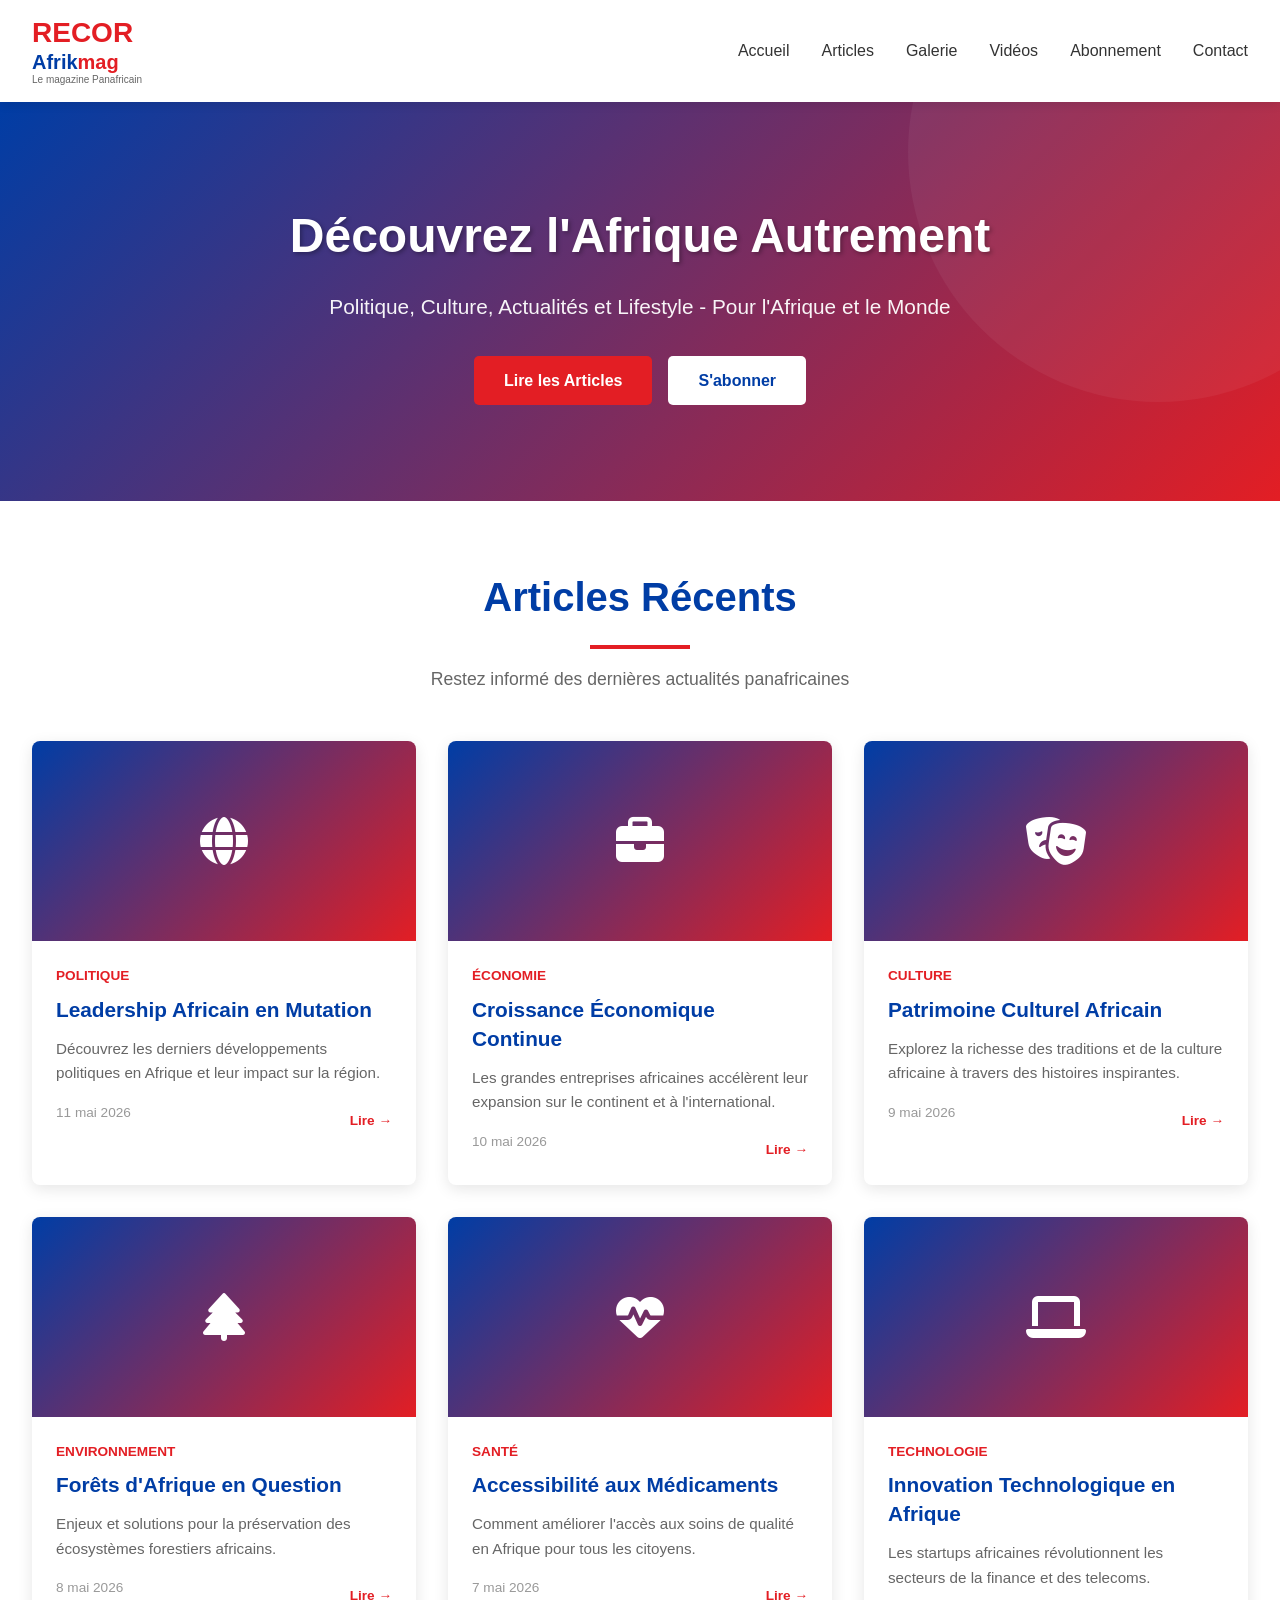
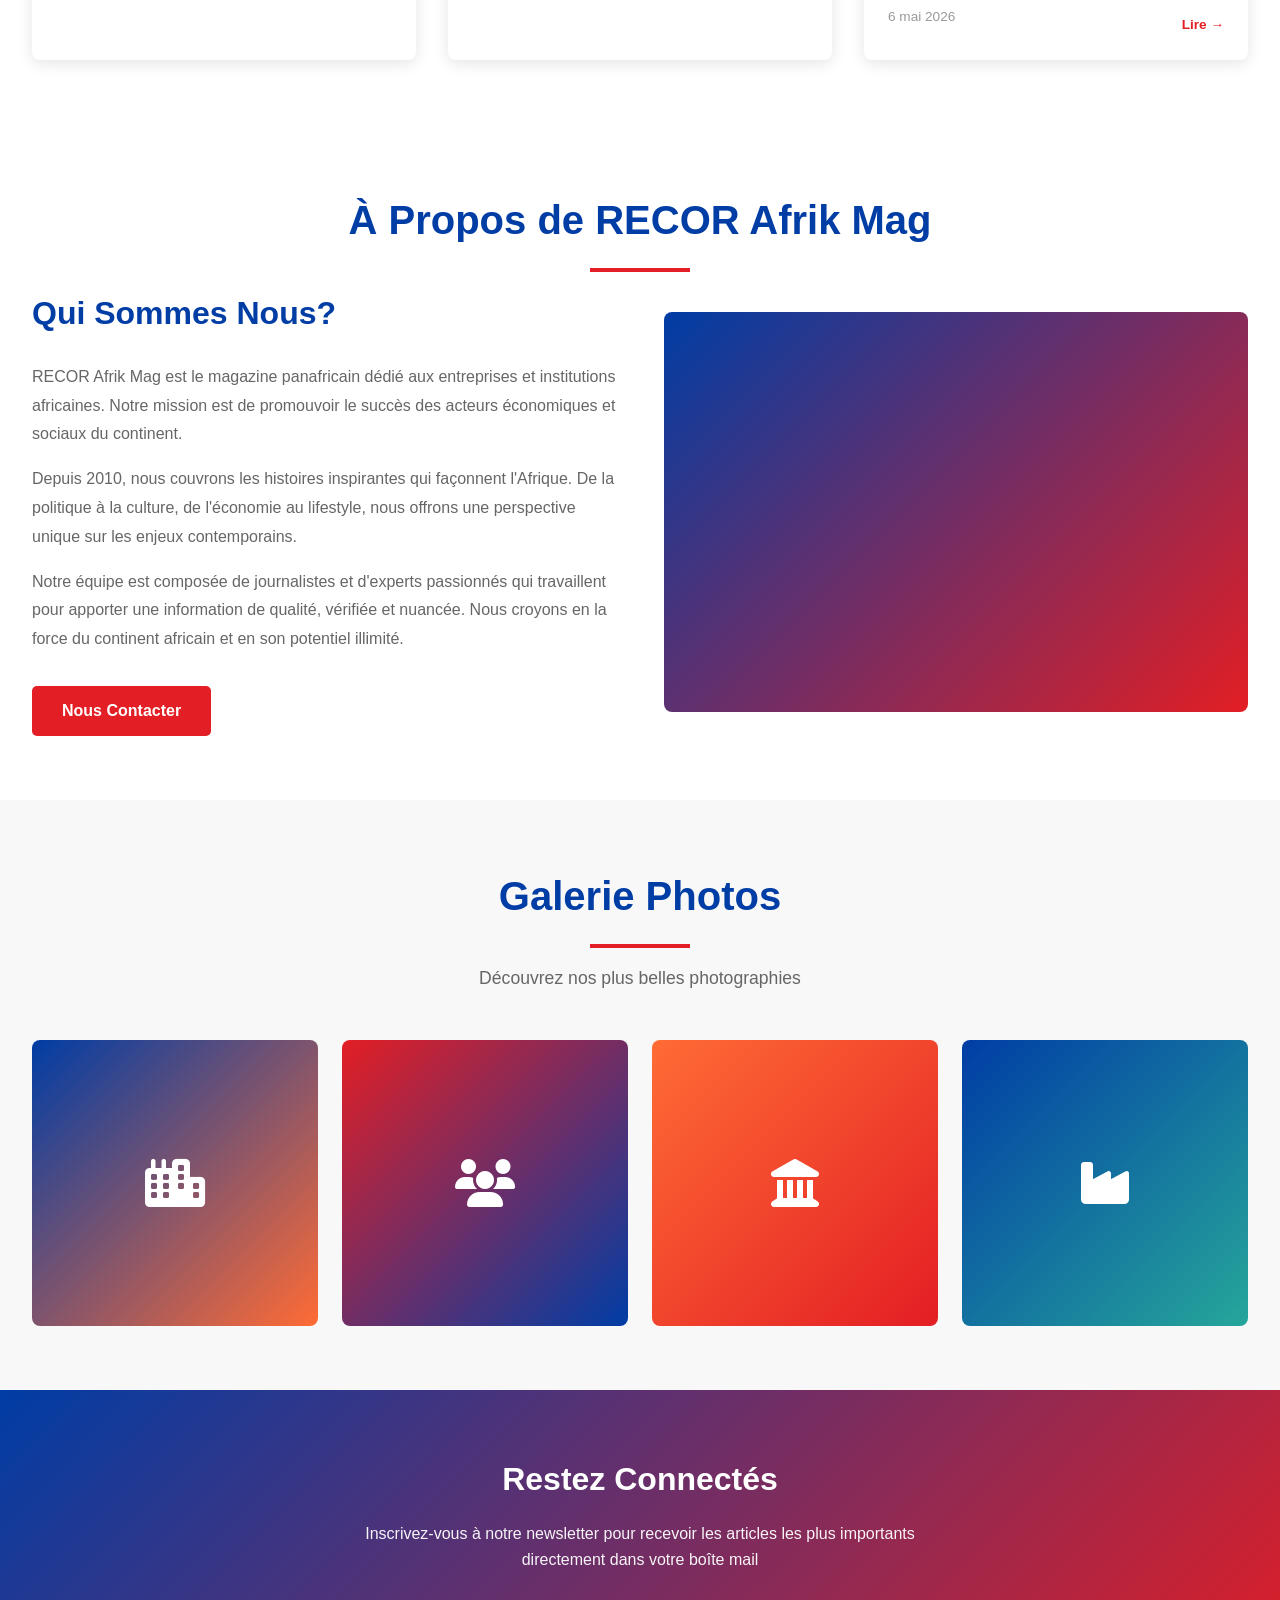
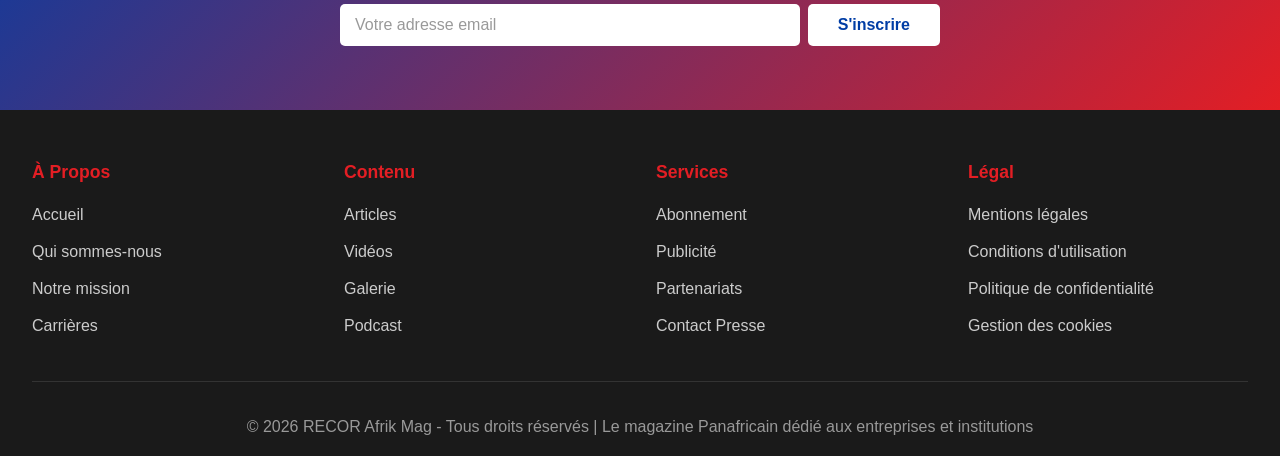
<file: index.html>
<!DOCTYPE html>
<html lang="fr">

<head>
    <meta charset="UTF-8">
    <meta name="viewport" content="width=device-width, initial-scale=1.0">
    <title>RECOR Afrik Mag - Magazine Panafricain</title>
    <link href="https://cdnjs.cloudflare.com/ajax/libs/font-awesome/6.4.0/css/all.min.css" rel="stylesheet">
    <link rel="stylesheet" href="style.css">
</head>

<body>
    <!-- Header Navigation -->
    <header>
        <nav>
            <div class="logo">
                <div class="logo-text">
                    <div class="logo-red">RECOR</div>
                    <div class="logo-blue">Afrik<span class="logo-mag">mag</span></div>
                    <div class="logo-subtitle">Le magazine Panafricain</div>
                        
                </div>
            </div>
            <button class="menu-toggle" aria-label="Toggle menu">
                <i class="fas fa-bars"></i>
                <span></span>
                <span></span>
                <span></span>
            </button>
            <ul>
                <li><a href="index.html">Accueil</a></li>
                <li><a href="articles.html">Articles</a></li>
                <li><a href="galerie.html">Galerie</a></li>
                <li><a href="videos.html">Vidéos</a></li>
                <li><a href="abonnement.html">Abonnement</a></li>
                <li><a href="contact.html">Contact</a></li>
            </ul>
        </nav>

        <!-- Overlay pour mobile -->
        <div class="menu-overlay"></div>

        <!-- Sidebar Menu pour mobile -->

        
        </button>
        <div class="sidebar-menu">
            <ul>
                <li><a href="index.html">Accueil</a></li>
                <li><a href="articles.html">Articles</a></li>
                <li><a href="galerie.html">Galerie</a></li>
                <li><a href="videos.html">Vidéos</a></li>
                <li><a href="abonnement.html">Abonnement</a></li>
                <li><a href="contact.html">Contact</a></li>
            </ul>
        </div>
    </header>

    <!-- Hero Section -->
    <section class="hero">
        <div class="hero-content">
            <h1>Découvrez l'Afrique Autrement</h1>
            <p>Politique, Culture, Actualités et Lifestyle - Pour l'Afrique et le Monde</p>
            <div class="hero-buttons">
                <a href="articles.html" class="btn btn-primary">Lire les Articles</a>
                <a href="abonnement.html" class="btn btn-secondary">S'abonner</a>
            </div>
        </div>
    </section>

    <!-- Articles Section -->
    <section class="articles-section" id="articles">
        <h2 class="section-title">Articles Récents</h2>
        <p class="section-subtitle">Restez informé des dernières actualités panafricaines</p>
        <div class="articles-grid">
            <div class="article-card">
                <div class="article-image"><i class="fas fa-globe"></i></div>
                <div class="article-content">
                    <div class="article-category">Politique</div>
                    <h3 class="article-title">Leadership Africain en Mutation</h3>
                    <p class="article-desc">Découvrez les derniers développements politiques en Afrique et leur impact
                        sur la région.</p>
                    <div class="article-meta">
                        <span>11 mai 2026</span>
                        <span><a href="articles.html" class="read-more">Lire →</a></span>
                    </div>
                </div>
            </div>

            <div class="article-card">
                <div class="article-image"><i class="fas fa-briefcase"></i></div>
                <div class="article-content">
                    <div class="article-category">Économie</div>
                    <h3 class="article-title">Croissance Économique Continue</h3>
                    <p class="article-desc">Les grandes entreprises africaines accélèrent leur expansion sur le
                        continent et à l'international.</p>
                    <div class="article-meta">
                        <span>10 mai 2026</span>
                        <span><a href="articles.html" class="read-more">Lire →</a></span>
                    </div>
                </div>
            </div>

            <div class="article-card">
                <div class="article-image"><i class="fas fa-theater-masks"></i></div>
                <div class="article-content">
                    <div class="article-category">Culture</div>
                    <h3 class="article-title">Patrimoine Culturel Africain</h3>
                    <p class="article-desc">Explorez la richesse des traditions et de la culture africaine à travers des
                        histoires inspirantes.</p>
                    <div class="article-meta">
                        <span>9 mai 2026</span>
                        <span><a href="articles.html" class="read-more">Lire →</a></span>
                    </div>
                </div>
            </div>

            <div class="article-card">
                <div class="article-image"><i class="fas fa-tree"></i></div>
                <div class="article-content">
                    <div class="article-category">Environnement</div>
                    <h3 class="article-title">Forêts d'Afrique en Question</h3>
                    <p class="article-desc">Enjeux et solutions pour la préservation des écosystèmes forestiers
                        africains.</p>
                    <div class="article-meta">
                        <span>8 mai 2026</span>
                        <span><a href="articles.html" class="read-more">Lire →</a></span>
                    </div>
                </div>
            </div>

            <div class="article-card">
                <div class="article-image"><i class="fas fa-heartbeat"></i></div>
                <div class="article-content">
                    <div class="article-category">Santé</div>
                    <h3 class="article-title">Accessibilité aux Médicaments</h3>
                    <p class="article-desc">Comment améliorer l'accès aux soins de qualité en Afrique pour tous les
                        citoyens.</p>
                    <div class="article-meta">
                        <span>7 mai 2026</span>
                        <span><a href="articles.html" class="read-more">Lire →</a></span>
                    </div>
                </div>
            </div>

            <div class="article-card">
                <div class="article-image"><i class="fas fa-laptop"></i></div>
                <div class="article-content">
                    <div class="article-category">Technologie</div>
                    <h3 class="article-title">Innovation Technologique en Afrique</h3>
                    <p class="article-desc">Les startups africaines révolutionnent les secteurs de la finance et des
                        telecoms.</p>
                    <div class="article-meta">
                        <span>6 mai 2026</span>
                        <span><a href="articles.html" class="read-more">Lire →</a></span>
                    </div>
                </div>
            </div>
        </div>
    </section>

    <!-- À Propos -->
    <section class="about-section">
        <h2 class="section-title">À Propos de RECOR Afrik Mag</h2>
        <div class="about-content">
            <div class="about-text">
                <h2>Qui Sommes Nous?</h2>
                <p>RECOR Afrik Mag est le magazine panafricain dédié aux entreprises et institutions africaines. Notre
                    mission est de promouvoir le succès des acteurs économiques et sociaux du continent.</p>
                <p>Depuis 2010, nous couvrons les histoires inspirantes qui façonnent l'Afrique. De la politique à la
                    culture, de l'économie au lifestyle, nous offrons une perspective unique sur les enjeux
                    contemporains.</p>
                <p>Notre équipe est composée de journalistes et d'experts passionnés qui travaillent pour apporter une
                    information de qualité, vérifiée et nuancée. Nous croyons en la force du continent africain et en
                    son potentiel illimité.</p>
                <a href="contact.html" class="btn btn-primary" style="margin-top: 1rem;">Nous Contacter</a>
            </div>
            <div class="about-image"><i class="fas fa-magazine"></i></div>
        </div>
    </section>

    <!-- Galerie Photos -->
    <section class="gallery-section" id="galerie">
        <h2 class="section-title">Galerie Photos</h2>
        <p class="section-subtitle">Découvrez nos plus belles photographies</p>
        <div class="gallery-grid">
            <div class="gallery-item">
                <div
                    style="background: linear-gradient(135deg, #003DA5, #FF6B35); width: 100%; height: 100%; display: flex; align-items: center; justify-content: center; color: white; font-size: 3rem;">
                    <i class="fas fa-city"></i></div>
                <div class="gallery-overlay">
                    <div class="gallery-overlay-text">Développement Urbain</div>
                </div>
            </div>

            <div class="gallery-item">
                <div
                    style="background: linear-gradient(135deg, #E31E24, #003DA5); width: 100%; height: 100%; display: flex; align-items: center; justify-content: center; color: white; font-size: 3rem;">
                    <i class="fas fa-users"></i></div>
                <div class="gallery-overlay">
                    <div class="gallery-overlay-text">Communautés Africaines</div>
                </div>
            </div>

            <div class="gallery-item">
                <div
                    style="background: linear-gradient(135deg, #FF6B35, #E31E24); width: 100%; height: 100%; display: flex; align-items: center; justify-content: center; color: white; font-size: 3rem;">
                    <i class="fas fa-landmark"></i></div>
                <div class="gallery-overlay">
                    <div class="gallery-overlay-text">Patrimoine Culturel</div>
                </div>
            </div>

            <div class="gallery-item">
                <div
                    style="background: linear-gradient(135deg, #003DA5, #26A69A); width: 100%; height: 100%; display: flex; align-items: center; justify-content: center; color: white; font-size: 3rem;">
                    <i class="fas fa-industry"></i></div>
                <div class="gallery-overlay">
                    <div class="gallery-overlay-text">Industries Africaines</div>
                </div>
            </div>


        </div>
    </section>

    <!-- Newsletter -->
    <section class="newsletter-section">
        <div class="newsletter-content">
            <h2>Restez Connectés</h2>
            <p>Inscrivez-vous à notre newsletter pour recevoir les articles les plus importants directement dans votre
                boîte mail</p>
            <form class="newsletter-form" onsubmit="event.preventDefault(); alert('Merci pour votre inscription!');">
                <input type="email" placeholder="Votre adresse email" required>
                <button type="submit" class="btn btn-secondary">S'inscrire</button>
            </form>
        </div>
    </section>

    <!-- Footer -->
    <footer>
        <div class="footer-content">
            <div class="footer-section">
                <h4>À Propos</h4>
                <ul>
                    <li><a href="index.html">Accueil</a></li>
                    <li><a href="#">Qui sommes-nous</a></li>
                    <li><a href="#">Notre mission</a></li>
                    <li><a href="#">Carrières</a></li>
                </ul>
            </div>

            <div class="footer-section">
                <h4>Contenu</h4>
                <ul>
                    <li><a href="articles.html">Articles</a></li>
                    <li><a href="videos.html">Vidéos</a></li>
                    <li><a href="galerie.html">Galerie</a></li>
                    <li><a href="#">Podcast</a></li>
                </ul>
            </div>

            <div class="footer-section">
                <h4>Services</h4>
                <ul>
                    <li><a href="abonnement.html">Abonnement</a></li>
                    <li><a href="#">Publicité</a></li>
                    <li><a href="#">Partenariats</a></li>
                    <li><a href="#">Contact Presse</a></li>
                </ul>
            </div>

            <div class="footer-section">
                <h4>Légal</h4>
                <ul>
                    <li><a href="#">Mentions légales</a></li>
                    <li><a href="#">Conditions d'utilisation</a></li>
                    <li><a href="#">Politique de confidentialité</a></li>
                    <li><a href="#">Gestion des cookies</a></li>
                </ul>
            </div>
        </div>

        <div class="footer-bottom">
            <p>&copy; 2026 RECOR Afrik Mag - Tous droits réservés | Le magazine Panafricain dédié aux entreprises et
                institutions</p>
        </div>
    </footer>
    <script src="script.js"></script>
</body>

</html>
</file>
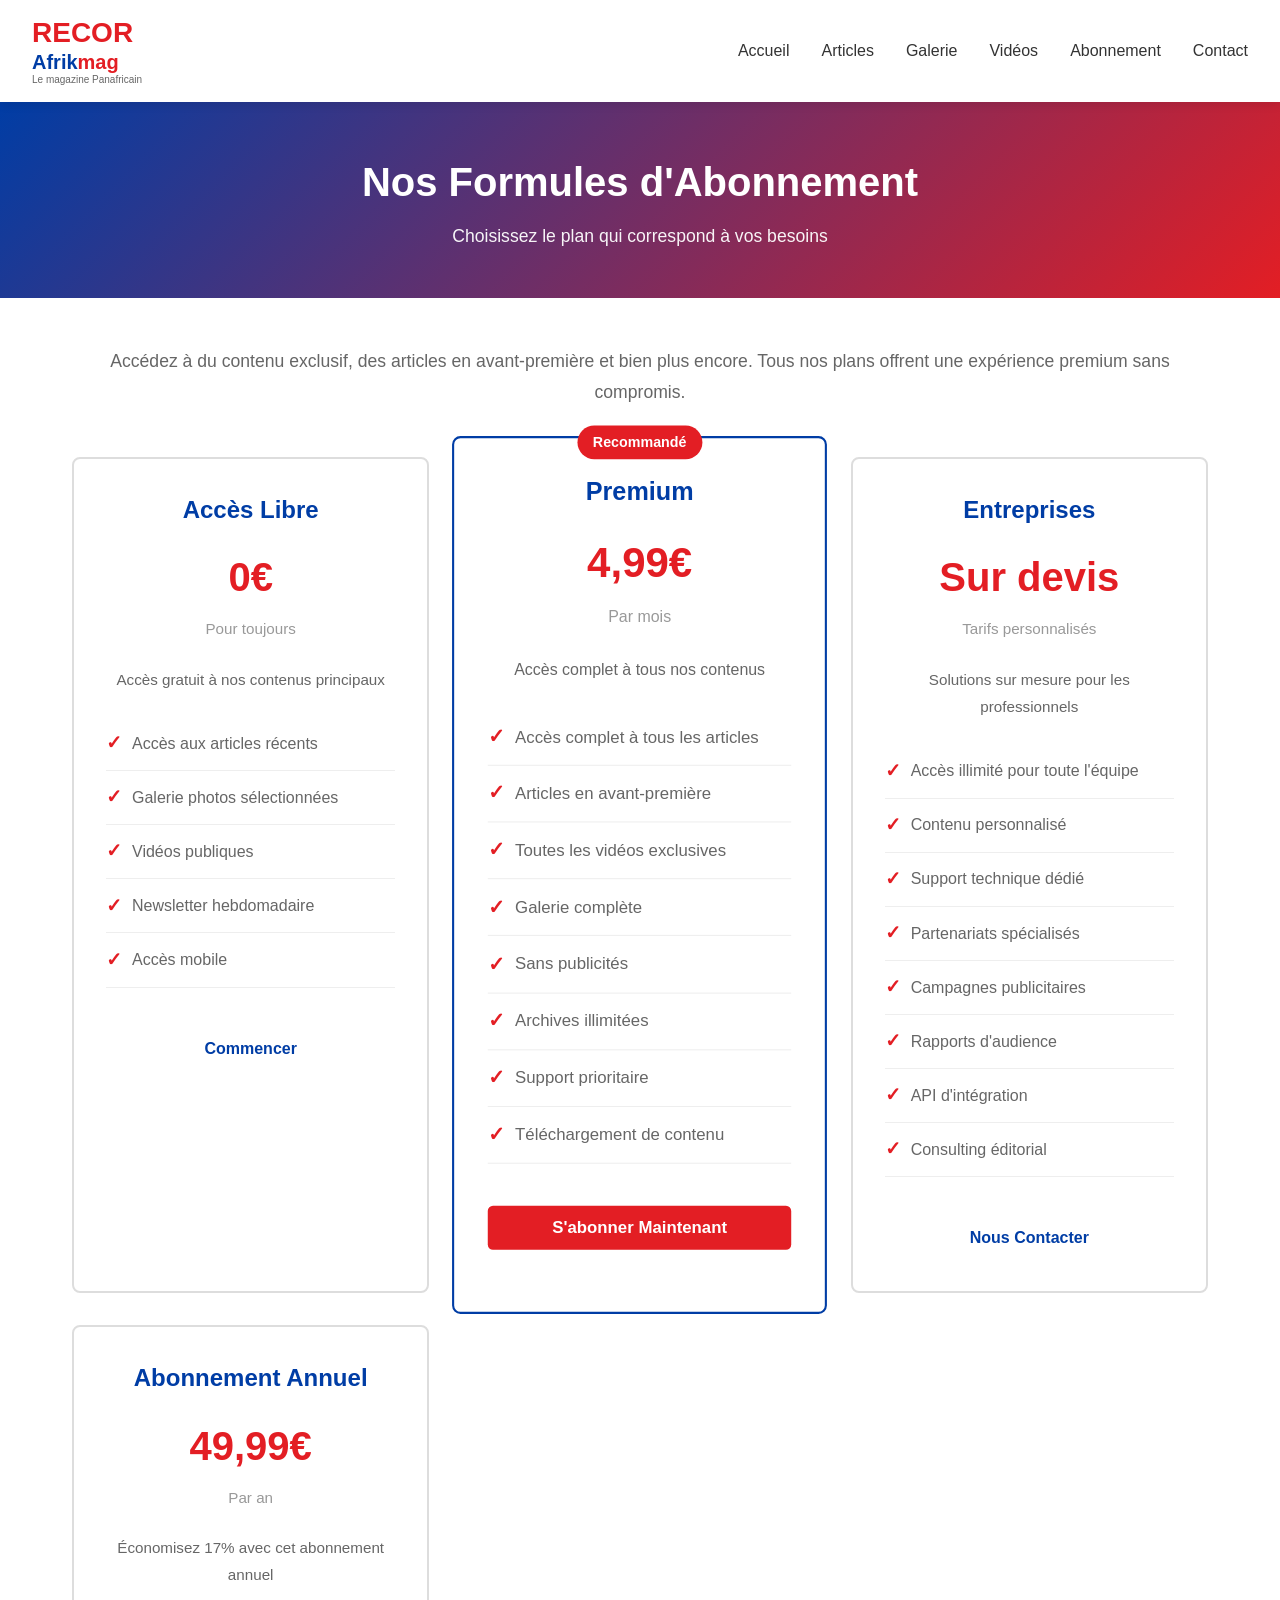
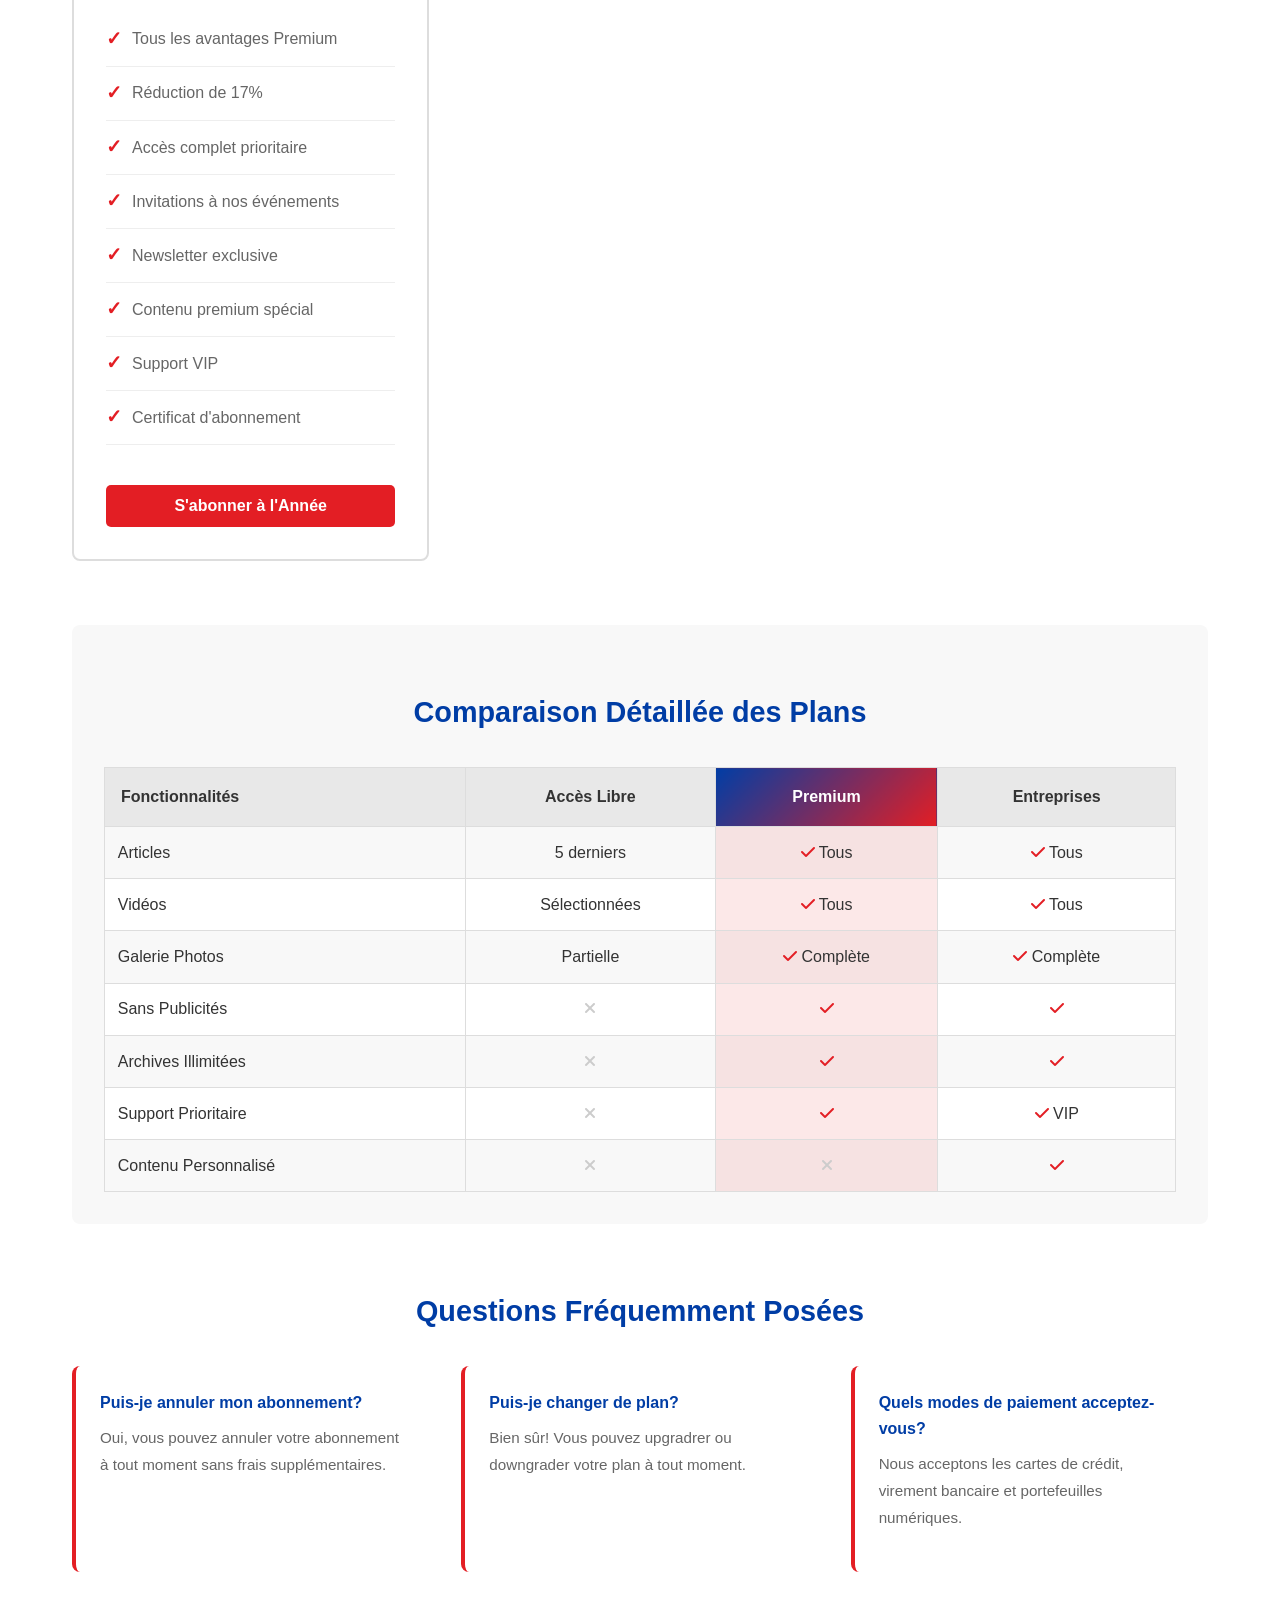
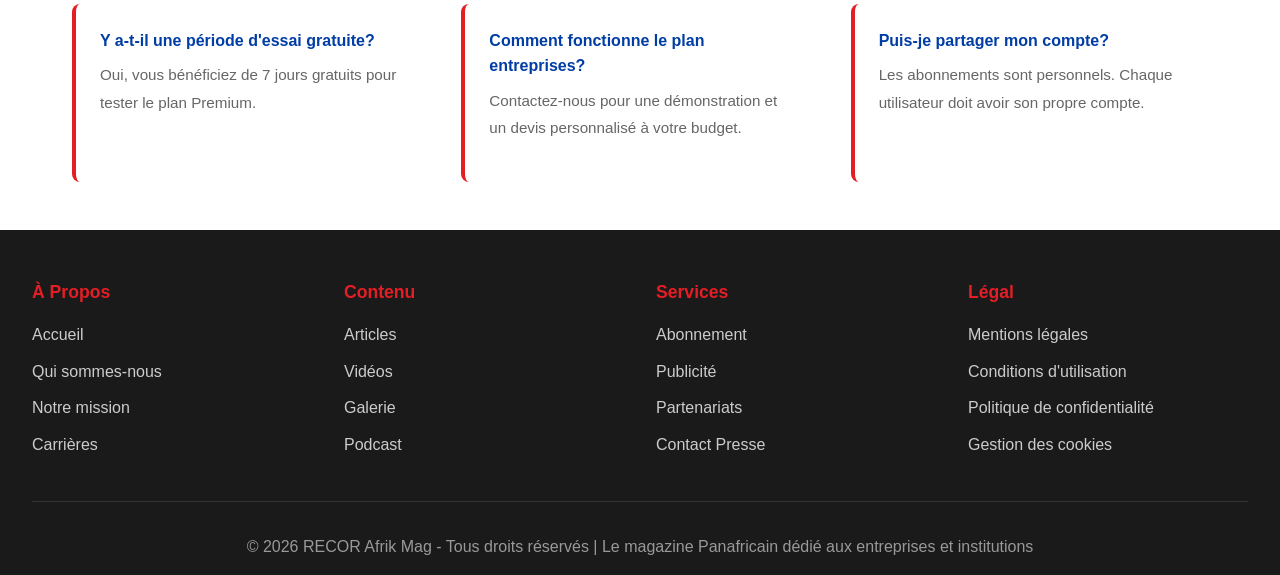
<file: abonnement.html>
<!DOCTYPE html>
<html lang="fr">
<head>
    <meta charset="UTF-8">
    <meta name="viewport" content="width=device-width, initial-scale=1.0">
    <title>Abonnement - RECOR Afrik Mag</title>
    <link href="https://cdnjs.cloudflare.com/ajax/libs/font-awesome/6.4.0/css/all.min.css" rel="stylesheet">
    <link rel="stylesheet" href="style.css">
</head>
<body>
    <!-- Header Navigation -->
    <header>
        <nav>
            <div class="logo">
                <div class="logo-text">
                    <div class="logo-red">RECOR</div>
                    <div class="logo-blue">Afrik<span class="logo-mag">mag</span></div>
                    <div class="logo-subtitle">Le magazine Panafricain</div>
                </div>
            </div>
            <button class="menu-toggle" aria-label="Toggle menu">
                <i class="fas fa-bars"></i>
                <span></span>
                <span></span>
                <span></span>
            </button>
            <ul>
                <li><a href="index.html">Accueil</a></li>
                <li><a href="articles.html">Articles</a></li>
                <li><a href="galerie.html">Galerie</a></li>
                <li><a href="videos.html">Vidéos</a></li>
                <li><a href="abonnement.html">Abonnement</a></li>
                <li><a href="contact.html">Contact</a></li>
            </ul>
        </nav>

        <!-- Overlay pour mobile -->
        <div class="menu-overlay"></div>

        <!-- Sidebar Menu pour mobile -->
        <div class="sidebar-menu">
            <ul>
                <li><a href="index.html">Accueil</a></li>
                <li><a href="articles.html">Articles</a></li>
                <li><a href="galerie.html">Galerie</a></li>
                <li><a href="videos.html">Vidéos</a></li>
                <li><a href="abonnement.html">Abonnement</a></li>
                <li><a href="contact.html">Contact</a></li>
            </ul>
        </div>
    </header>

    <!-- Page Header -->
    <div class="page-header">
        <h1>Nos Formules d'Abonnement</h1>
        <p>Choisissez le plan qui correspond à vos besoins</p>
    </div>

    <!-- Page Content -->
    <section class="page-content">
        <p style="text-align: center; color: #666; margin-bottom: 3rem; font-size: 1.1rem;">
            Accédez à du contenu exclusif, des articles en avant-première et bien plus encore. 
            Tous nos plans offrent une expérience premium sans compromis.
        </p>

        <div class="pricing-grid">
            <div class="pricing-card">
                <h3 class="plan-name">Accès Libre</h3>
                <div class="plan-price">0€</div>
                <div class="plan-period">Pour toujours</div>
                <p style="color: #666; margin-bottom: 1.5rem; text-align: center; font-size: 0.95rem;">
                    Accès gratuit à nos contenus principaux
                </p>
                <ul class="plan-features">
                    <li>Accès aux articles récents</li>
                    <li>Galerie photos sélectionnées</li>
                    <li>Vidéos publiques</li>
                    <li>Newsletter hebdomadaire</li>
                    <li>Accès mobile</li>
                </ul>
                <button class="btn btn-secondary" style="width: 100%; margin-top: 1rem;">Commencer</button>
            </div>

            <div class="pricing-card featured">
                <div class="badge-featured">Recommandé</div>
                <h3 class="plan-name">Premium</h3>
                <div class="plan-price">4,99€</div>
                <div class="plan-period">Par mois</div>
                <p style="color: #666; margin-bottom: 1.5rem; text-align: center; font-size: 0.95rem;">
                    Accès complet à tous nos contenus
                </p>
                <ul class="plan-features">
                    <li>Accès complet à tous les articles</li>
                    <li>Articles en avant-première</li>
                    <li>Toutes les vidéos exclusives</li>
                    <li>Galerie complète</li>
                    <li>Sans publicités</li>
                    <li>Archives illimitées</li>
                    <li>Support prioritaire</li>
                    <li>Téléchargement de contenu</li>
                </ul>
                <button class="btn btn-primary" style="width: 100%; margin-top: 1rem;">S'abonner Maintenant</button>
            </div>

            <div class="pricing-card">
                <h3 class="plan-name">Entreprises</h3>
                <div class="plan-price">Sur devis</div>
                <div class="plan-period">Tarifs personnalisés</div>
                <p style="color: #666; margin-bottom: 1.5rem; text-align: center; font-size: 0.95rem;">
                    Solutions sur mesure pour les professionnels
                </p>
                <ul class="plan-features">
                    <li>Accès illimité pour toute l'équipe</li>
                    <li>Contenu personnalisé</li>
                    <li>Support technique dédié</li>
                    <li>Partenariats spécialisés</li>
                    <li>Campagnes publicitaires</li>
                    <li>Rapports d'audience</li>
                    <li>API d'intégration</li>
                    <li>Consulting éditorial</li>
                </ul>
                <button class="btn btn-secondary" style="width: 100%; margin-top: 1rem;">Nous Contacter</button>
            </div>

            <div class="pricing-card">
                <h3 class="plan-name">Abonnement Annuel</h3>
                <div class="plan-price">49,99€</div>
                <div class="plan-period">Par an</div>
                <p style="color: #666; margin-bottom: 1.5rem; text-align: center; font-size: 0.95rem;">
                    Économisez 17% avec cet abonnement annuel
                </p>
                <ul class="plan-features">
                    <li>Tous les avantages Premium</li>
                    <li>Réduction de 17%</li>
                    <li>Accès complet prioritaire</li>
                    <li>Invitations à nos événements</li>
                    <li>Newsletter exclusive</li>
                    <li>Contenu premium spécial</li>
                    <li>Support VIP</li>
                    <li>Certificat d'abonnement</li>
                </ul>
                <button class="btn btn-primary" style="width: 100%; margin-top: 1rem;">S'abonner à l'Année</button>
            </div>
        </div>

        <!-- Comparaison des plans -->
        <div style="margin-top: 4rem; padding: 2rem; background: #f8f8f8; border-radius: 8px;">
            <h2 style="color: #003DA5; margin-bottom: 2rem; text-align: center;">Comparaison Détaillée des Plans</h2>
            
            <div style="overflow-x: auto;">
                <table style="width: 100%; text-align: center; border-collapse: collapse;">
                    <thead>
                        <tr style="background: #e8e8e8;">
                            <th style="padding: 1rem; text-align: left; border: 1px solid #ddd;">Fonctionnalités</th>
                            <th style="padding: 1rem; border: 1px solid #ddd;">Accès Libre</th>
                            <th style="padding: 1rem; border: 1px solid #ddd; background: linear-gradient(135deg, #003DA5, #E31E24); color: white;">Premium</th>
                            <th style="padding: 1rem; border: 1px solid #ddd;">Entreprises</th>
                        </tr>
                    </thead>
                    <tbody>
                        <tr>
                            <td style="padding: 0.8rem; text-align: left; border: 1px solid #ddd;">Articles</td>
                            <td style="padding: 0.8rem; border: 1px solid #ddd;">5 derniers</td>
                            <td style="padding: 0.8rem; border: 1px solid #ddd; background: rgba(227,30,36,0.1);">
                                <i class="fas fa-check" style="color: #E31E24; font-weight: bold;"></i> Tous
                            </td>
                            <td style="padding: 0.8rem; border: 1px solid #ddd;">
                                <i class="fas fa-check" style="color: #E31E24; font-weight: bold;"></i> Tous
                            </td>
                        </tr>
                        <tr style="background: #fff;">
                            <td style="padding: 0.8rem; text-align: left; border: 1px solid #ddd;">Vidéos</td>
                            <td style="padding: 0.8rem; border: 1px solid #ddd;">Sélectionnées</td>
                            <td style="padding: 0.8rem; border: 1px solid #ddd; background: rgba(227,30,36,0.1);">
                                <i class="fas fa-check" style="color: #E31E24; font-weight: bold;"></i> Tous
                            </td>
                            <td style="padding: 0.8rem; border: 1px solid #ddd;">
                                <i class="fas fa-check" style="color: #E31E24; font-weight: bold;"></i> Tous
                            </td>
                        </tr>
                        <tr>
                            <td style="padding: 0.8rem; text-align: left; border: 1px solid #ddd;">Galerie Photos</td>
                            <td style="padding: 0.8rem; border: 1px solid #ddd;">Partielle</td>
                            <td style="padding: 0.8rem; border: 1px solid #ddd; background: rgba(227,30,36,0.1);">
                                <i class="fas fa-check" style="color: #E31E24; font-weight: bold;"></i> Complète
                            </td>
                            <td style="padding: 0.8rem; border: 1px solid #ddd;">
                                <i class="fas fa-check" style="color: #E31E24; font-weight: bold;"></i> Complète
                            </td>
                        </tr>
                        <tr style="background: #fff;">
                            <td style="padding: 0.8rem; text-align: left; border: 1px solid #ddd;">Sans Publicités</td>
                            <td style="padding: 0.8rem; border: 1px solid #ddd;"><i class="fas fa-times" style="color: #ccc;"></i></td>
                            <td style="padding: 0.8rem; border: 1px solid #ddd; background: rgba(227,30,36,0.1);">
                                <i class="fas fa-check" style="color: #E31E24; font-weight: bold;"></i>
                            </td>
                            <td style="padding: 0.8rem; border: 1px solid #ddd;">
                                <i class="fas fa-check" style="color: #E31E24; font-weight: bold;"></i>
                            </td>
                        </tr>
                        <tr>
                            <td style="padding: 0.8rem; text-align: left; border: 1px solid #ddd;">Archives Illimitées</td>
                            <td style="padding: 0.8rem; border: 1px solid #ddd;"><i class="fas fa-times" style="color: #ccc;"></i></td>
                            <td style="padding: 0.8rem; border: 1px solid #ddd; background: rgba(227,30,36,0.1);">
                                <i class="fas fa-check" style="color: #E31E24; font-weight: bold;"></i>
                            </td>
                            <td style="padding: 0.8rem; border: 1px solid #ddd;">
                                <i class="fas fa-check" style="color: #E31E24; font-weight: bold;"></i>
                            </td>
                        </tr>
                        <tr style="background: #fff;">
                            <td style="padding: 0.8rem; text-align: left; border: 1px solid #ddd;">Support Prioritaire</td>
                            <td style="padding: 0.8rem; border: 1px solid #ddd;"><i class="fas fa-times" style="color: #ccc;"></i></td>
                            <td style="padding: 0.8rem; border: 1px solid #ddd; background: rgba(227,30,36,0.1);">
                                <i class="fas fa-check" style="color: #E31E24; font-weight: bold;"></i>
                            </td>
                            <td style="padding: 0.8rem; border: 1px solid #ddd;">
                                <i class="fas fa-check" style="color: #E31E24; font-weight: bold;"></i> VIP
                            </td>
                        </tr>
                        <tr>
                            <td style="padding: 0.8rem; text-align: left; border: 1px solid #ddd;">Contenu Personnalisé</td>
                            <td style="padding: 0.8rem; border: 1px solid #ddd;"><i class="fas fa-times" style="color: #ccc;"></i></td>
                            <td style="padding: 0.8rem; border: 1px solid #ddd; background: rgba(227,30,36,0.1);"><i class="fas fa-times" style="color: #ccc;"></i></td>
                            <td style="padding: 0.8rem; border: 1px solid #ddd;">
                                <i class="fas fa-check" style="color: #E31E24; font-weight: bold;"></i>
                            </td>
                        </tr>
                    </tbody>
                </table>
            </div>
        </div>

        <!-- Questions Fréquentes -->
        <div style="margin-top: 4rem;">
            <h2 style="color: #003DA5; margin-bottom: 2rem; text-align: center;">Questions Fréquemment Posées</h2>
            
            <div style="display: grid; grid-template-columns: repeat(auto-fit, minmax(350px, 1fr)); gap: 2rem;">
                <div style="background: white; padding: 1.5rem; border-radius: 8px; border-left: 4px solid #E31E24;">
                    <h4 style="color: #003DA5; margin-bottom: 0.5rem;">Puis-je annuler mon abonnement?</h4>
                    <p style="color: #666; font-size: 0.95rem;">Oui, vous pouvez annuler votre abonnement à tout moment sans frais supplémentaires.</p>
                </div>

                <div style="background: white; padding: 1.5rem; border-radius: 8px; border-left: 4px solid #E31E24;">
                    <h4 style="color: #003DA5; margin-bottom: 0.5rem;">Puis-je changer de plan?</h4>
                    <p style="color: #666; font-size: 0.95rem;">Bien sûr! Vous pouvez upgradrer ou downgrader votre plan à tout moment.</p>
                </div>

                <div style="background: white; padding: 1.5rem; border-radius: 8px; border-left: 4px solid #E31E24;">
                    <h4 style="color: #003DA5; margin-bottom: 0.5rem;">Quels modes de paiement acceptez-vous?</h4>
                    <p style="color: #666; font-size: 0.95rem;">Nous acceptons les cartes de crédit, virement bancaire et portefeuilles numériques.</p>
                </div>

                <div style="background: white; padding: 1.5rem; border-radius: 8px; border-left: 4px solid #E31E24;">
                    <h4 style="color: #003DA5; margin-bottom: 0.5rem;">Y a-t-il une période d'essai gratuite?</h4>
                    <p style="color: #666; font-size: 0.95rem;">Oui, vous bénéficiez de 7 jours gratuits pour tester le plan Premium.</p>
                </div>

                <div style="background: white; padding: 1.5rem; border-radius: 8px; border-left: 4px solid #E31E24;">
                    <h4 style="color: #003DA5; margin-bottom: 0.5rem;">Comment fonctionne le plan entreprises?</h4>
                    <p style="color: #666; font-size: 0.95rem;">Contactez-nous pour une démonstration et un devis personnalisé à votre budget.</p>
                </div>

                <div style="background: white; padding: 1.5rem; border-radius: 8px; border-left: 4px solid #E31E24;">
                    <h4 style="color: #003DA5; margin-bottom: 0.5rem;">Puis-je partager mon compte?</h4>
                    <p style="color: #666; font-size: 0.95rem;">Les abonnements sont personnels. Chaque utilisateur doit avoir son propre compte.</p>
                </div>
            </div>
        </div>
    </section>

    <!-- Footer -->
    <footer>
        <div class="footer-content">
            <div class="footer-section">
                <h4>À Propos</h4>
                <ul>
                    <li><a href="index.html">Accueil</a></li>
                    <li><a href="#">Qui sommes-nous</a></li>
                    <li><a href="#">Notre mission</a></li>
                    <li><a href="#">Carrières</a></li>
                </ul>
            </div>

            <div class="footer-section">
                <h4>Contenu</h4>
                <ul>
                    <li><a href="articles.html">Articles</a></li>
                    <li><a href="videos.html">Vidéos</a></li>
                    <li><a href="galerie.html">Galerie</a></li>
                    <li><a href="#">Podcast</a></li>
                </ul>
            </div>

            <div class="footer-section">
                <h4>Services</h4>
                <ul>
                    <li><a href="abonnement.html">Abonnement</a></li>
                    <li><a href="#">Publicité</a></li>
                    <li><a href="#">Partenariats</a></li>
                    <li><a href="#">Contact Presse</a></li>
                </ul>
            </div>

            <div class="footer-section">
                <h4>Légal</h4>
                <ul>
                    <li><a href="#">Mentions légales</a></li>
                    <li><a href="#">Conditions d'utilisation</a></li>
                    <li><a href="#">Politique de confidentialité</a></li>
                    <li><a href="#">Gestion des cookies</a></li>
                </ul>
            </div>
        </div>

        <div class="footer-bottom">
            <p>&copy; 2026 RECOR Afrik Mag - Tous droits réservés | Le magazine Panafricain dédié aux entreprises et institutions</p>
        </div>
    </footer>
    <script src="script.js"></script>
</body>
</html>
</file>
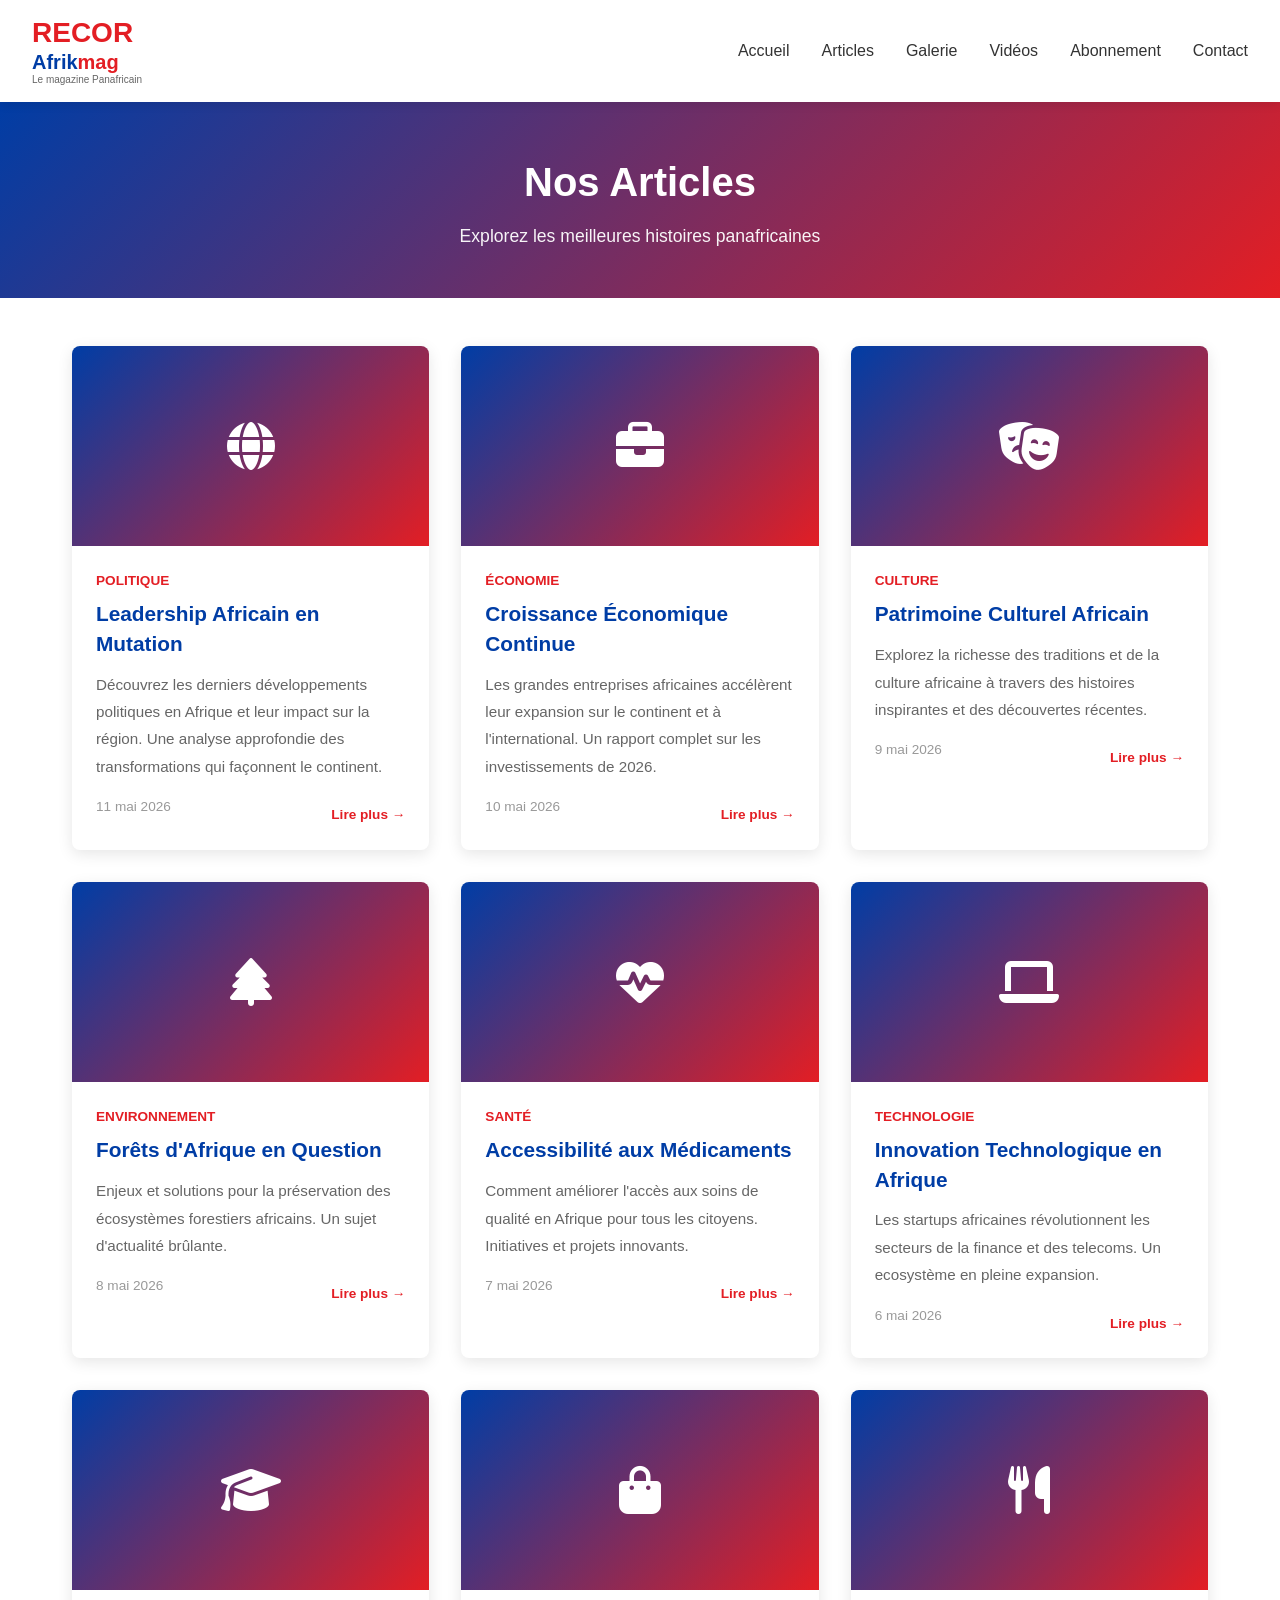
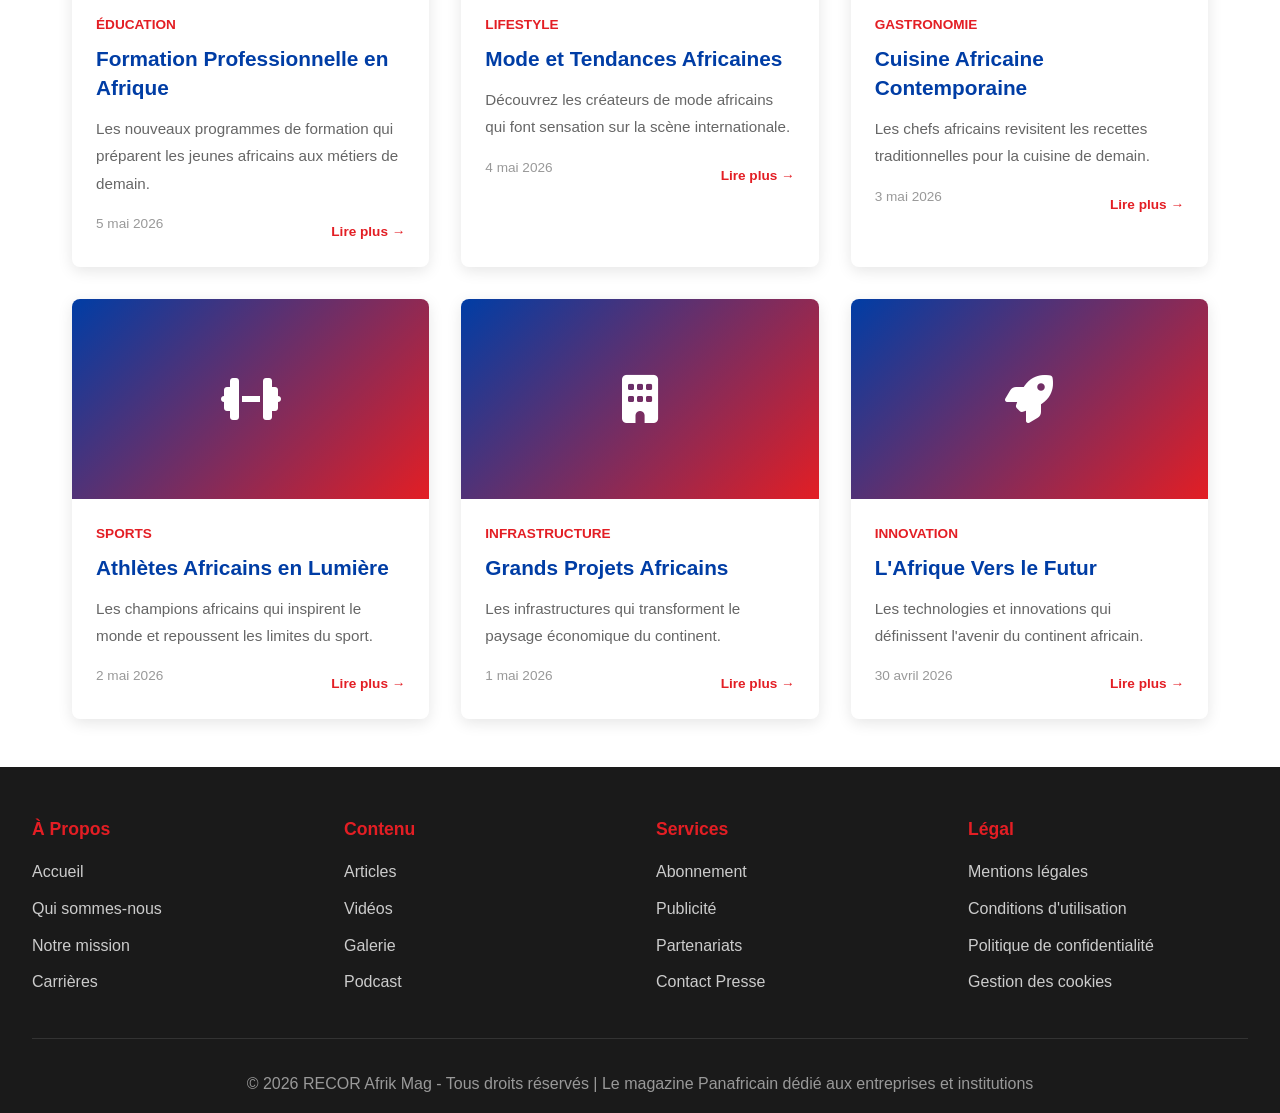
<file: articles.html>
<!DOCTYPE html>
<html lang="fr">
<head>
    <meta charset="UTF-8">
    <meta name="viewport" content="width=device-width, initial-scale=1.0">
    <title>Articles - RECOR Afrik Mag</title>
    <link href="https://cdnjs.cloudflare.com/ajax/libs/font-awesome/6.4.0/css/all.min.css" rel="stylesheet">
    <link rel="stylesheet" href="style.css">
</head>
<body>
    <!-- Header Navigation -->
    <header>
        <nav>
            <div class="logo">
                <div class="logo-text">
                    <div class="logo-red">RECOR</div>
                    <div class="logo-blue">Afrik<span class="logo-mag">mag</span></div>
                    <div class="logo-subtitle">Le magazine Panafricain</div>
                </div>
            </div>
            <button class="menu-toggle" aria-label="Toggle menu">
                <i class="fas fa-bars"></i>
                <span></span>
                <span></span>
                <span></span>
            </button>
            <ul>
                <li><a href="index.html">Accueil</a></li>
                <li><a href="articles.html">Articles</a></li>
                <li><a href="galerie.html">Galerie</a></li>
                <li><a href="videos.html">Vidéos</a></li>
                <li><a href="abonnement.html">Abonnement</a></li>
                <li><a href="contact.html">Contact</a></li>
            </ul>
        </nav>

        <!-- Overlay pour mobile -->
        <div class="menu-overlay"></div>

        <!-- Sidebar Menu pour mobile -->
        <div class="sidebar-menu">
            <ul>
                <li><a href="index.html">Accueil</a></li>
                <li><a href="articles.html">Articles</a></li>
                <li><a href="galerie.html">Galerie</a></li>
                <li><a href="videos.html">Vidéos</a></li>
                <li><a href="abonnement.html">Abonnement</a></li>
                <li><a href="contact.html">Contact</a></li>
            </ul>
        </div>
    </header>

    <!-- Page Header -->
    <div class="page-header">
        <h1>Nos Articles</h1>
        <p>Explorez les meilleures histoires panafricaines</p>
    </div>

    <!-- Page Content -->
    <section class="page-content">
        <div class="articles-grid">
            <div class="article-card">
                <div class="article-image"><i class="fas fa-globe"></i></div>
                <div class="article-content">
                    <div class="article-category">Politique</div>
                    <h3 class="article-title">Leadership Africain en Mutation</h3>
                    <p class="article-desc">Découvrez les derniers développements politiques en Afrique et leur impact sur la région. Une analyse approfondie des transformations qui façonnent le continent.</p>
                    <div class="article-meta">
                        <span>11 mai 2026</span>
                        <span><a href="#" class="read-more">Lire plus →</a></span>
                    </div>
                </div>
            </div>

            <div class="article-card">
                <div class="article-image"><i class="fas fa-briefcase"></i></div>
                <div class="article-content">
                    <div class="article-category">Économie</div>
                    <h3 class="article-title">Croissance Économique Continue</h3>
                    <p class="article-desc">Les grandes entreprises africaines accélèrent leur expansion sur le continent et à l'international. Un rapport complet sur les investissements de 2026.</p>
                    <div class="article-meta">
                        <span>10 mai 2026</span>
                        <span><a href="#" class="read-more">Lire plus →</a></span>
                    </div>
                </div>
            </div>

            <div class="article-card">
                <div class="article-image"><i class="fas fa-theater-masks"></i></div>
                <div class="article-content">
                    <div class="article-category">Culture</div>
                    <h3 class="article-title">Patrimoine Culturel Africain</h3>
                    <p class="article-desc">Explorez la richesse des traditions et de la culture africaine à travers des histoires inspirantes et des découvertes récentes.</p>
                    <div class="article-meta">
                        <span>9 mai 2026</span>
                        <span><a href="#" class="read-more">Lire plus →</a></span>
                    </div>
                </div>
            </div>

            <div class="article-card">
                <div class="article-image"><i class="fas fa-tree"></i></div>
                <div class="article-content">
                    <div class="article-category">Environnement</div>
                    <h3 class="article-title">Forêts d'Afrique en Question</h3>
                    <p class="article-desc">Enjeux et solutions pour la préservation des écosystèmes forestiers africains. Un sujet d'actualité brûlante.</p>
                    <div class="article-meta">
                        <span>8 mai 2026</span>
                        <span><a href="#" class="read-more">Lire plus →</a></span>
                    </div>
                </div>
            </div>

            <div class="article-card">
                <div class="article-image"><i class="fas fa-heartbeat"></i></div>
                <div class="article-content">
                    <div class="article-category">Santé</div>
                    <h3 class="article-title">Accessibilité aux Médicaments</h3>
                    <p class="article-desc">Comment améliorer l'accès aux soins de qualité en Afrique pour tous les citoyens. Initiatives et projets innovants.</p>
                    <div class="article-meta">
                        <span>7 mai 2026</span>
                        <span><a href="#" class="read-more">Lire plus →</a></span>
                    </div>
                </div>
            </div>

            <div class="article-card">
                <div class="article-image"><i class="fas fa-laptop"></i></div>
                <div class="article-content">
                    <div class="article-category">Technologie</div>
                    <h3 class="article-title">Innovation Technologique en Afrique</h3>
                    <p class="article-desc">Les startups africaines révolutionnent les secteurs de la finance et des telecoms. Un ecosystème en pleine expansion.</p>
                    <div class="article-meta">
                        <span>6 mai 2026</span>
                        <span><a href="#" class="read-more">Lire plus →</a></span>
                    </div>
                </div>
            </div>

            <div class="article-card">
                <div class="article-image"><i class="fas fa-graduation-cap"></i></div>
                <div class="article-content">
                    <div class="article-category">Éducation</div>
                    <h3 class="article-title">Formation Professionnelle en Afrique</h3>
                    <p class="article-desc">Les nouveaux programmes de formation qui préparent les jeunes africains aux métiers de demain.</p>
                    <div class="article-meta">
                        <span>5 mai 2026</span>
                        <span><a href="#" class="read-more">Lire plus →</a></span>
                    </div>
                </div>
            </div>

            <div class="article-card">
                <div class="article-image"><i class="fas fa-shopping-bag"></i></div>
                <div class="article-content">
                    <div class="article-category">Lifestyle</div>
                    <h3 class="article-title">Mode et Tendances Africaines</h3>
                    <p class="article-desc">Découvrez les créateurs de mode africains qui font sensation sur la scène internationale.</p>
                    <div class="article-meta">
                        <span>4 mai 2026</span>
                        <span><a href="#" class="read-more">Lire plus →</a></span>
                    </div>
                </div>
            </div>

            <div class="article-card">
                <div class="article-image"><i class="fas fa-utensils"></i></div>
                <div class="article-content">
                    <div class="article-category">Gastronomie</div>
                    <h3 class="article-title">Cuisine Africaine Contemporaine</h3>
                    <p class="article-desc">Les chefs africains revisitent les recettes traditionnelles pour la cuisine de demain.</p>
                    <div class="article-meta">
                        <span>3 mai 2026</span>
                        <span><a href="#" class="read-more">Lire plus →</a></span>
                    </div>
                </div>
            </div>

            <div class="article-card">
                <div class="article-image"><i class="fas fa-dumbbell"></i></div>
                <div class="article-content">
                    <div class="article-category">Sports</div>
                    <h3 class="article-title">Athlètes Africains en Lumière</h3>
                    <p class="article-desc">Les champions africains qui inspirent le monde et repoussent les limites du sport.</p>
                    <div class="article-meta">
                        <span>2 mai 2026</span>
                        <span><a href="#" class="read-more">Lire plus →</a></span>
                    </div>
                </div>
            </div>

            <div class="article-card">
                <div class="article-image"><i class="fas fa-building"></i></div>
                <div class="article-content">
                    <div class="article-category">Infrastructure</div>
                    <h3 class="article-title">Grands Projets Africains</h3>
                    <p class="article-desc">Les infrastructures qui transforment le paysage économique du continent.</p>
                    <div class="article-meta">
                        <span>1 mai 2026</span>
                        <span><a href="#" class="read-more">Lire plus →</a></span>
                    </div>
                </div>
            </div>

            <div class="article-card">
                <div class="article-image"><i class="fas fa-rocket"></i></div>
                <div class="article-content">
                    <div class="article-category">Innovation</div>
                    <h3 class="article-title">L'Afrique Vers le Futur</h3>
                    <p class="article-desc">Les technologies et innovations qui définissent l'avenir du continent africain.</p>
                    <div class="article-meta">
                        <span>30 avril 2026</span>
                        <span><a href="#" class="read-more">Lire plus →</a></span>
                    </div>
                </div>
            </div>
        </div>
    </section>

    <!-- Footer -->
    <footer>
        <div class="footer-content">
            <div class="footer-section">
                <h4>À Propos</h4>
                <ul>
                    <li><a href="index.html">Accueil</a></li>
                    <li><a href="#">Qui sommes-nous</a></li>
                    <li><a href="#">Notre mission</a></li>
                    <li><a href="#">Carrières</a></li>
                </ul>
            </div>

            <div class="footer-section">
                <h4>Contenu</h4>
                <ul>
                    <li><a href="articles.html">Articles</a></li>
                    <li><a href="videos.html">Vidéos</a></li>
                    <li><a href="galerie.html">Galerie</a></li>
                    <li><a href="#">Podcast</a></li>
                </ul>
            </div>

            <div class="footer-section">
                <h4>Services</h4>
                <ul>
                    <li><a href="abonnement.html">Abonnement</a></li>
                    <li><a href="#">Publicité</a></li>
                    <li><a href="#">Partenariats</a></li>
                    <li><a href="#">Contact Presse</a></li>
                </ul>
            </div>

            <div class="footer-section">
                <h4>Légal</h4>
                <ul>
                    <li><a href="#">Mentions légales</a></li>
                    <li><a href="#">Conditions d'utilisation</a></li>
                    <li><a href="#">Politique de confidentialité</a></li>
                    <li><a href="#">Gestion des cookies</a></li>
                </ul>
            </div>
        </div>

        <div class="footer-bottom">
            <p>&copy; 2026 RECOR Afrik Mag - Tous droits réservés | Le magazine Panafricain dédié aux entreprises et institutions</p>
        </div>
    </footer>
    <script src="script.js"></script>
</body>
</html>
</file>
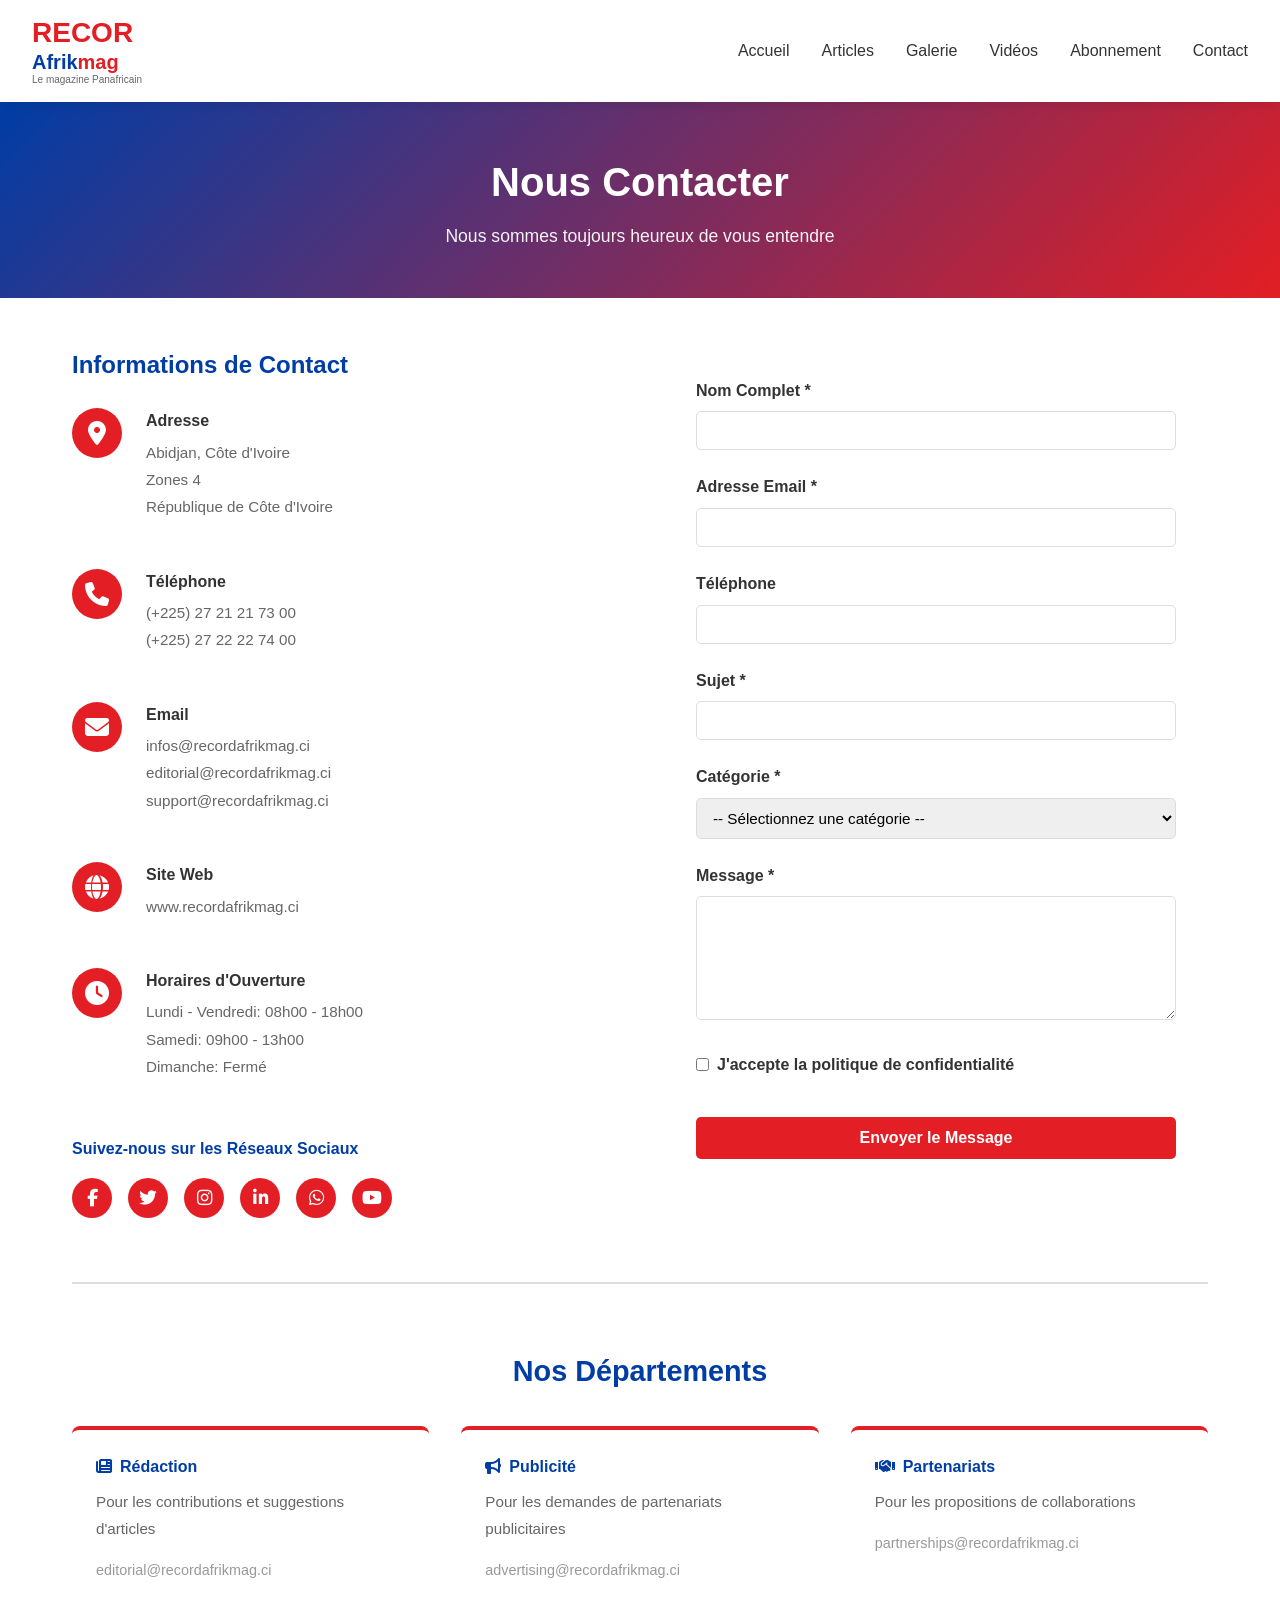
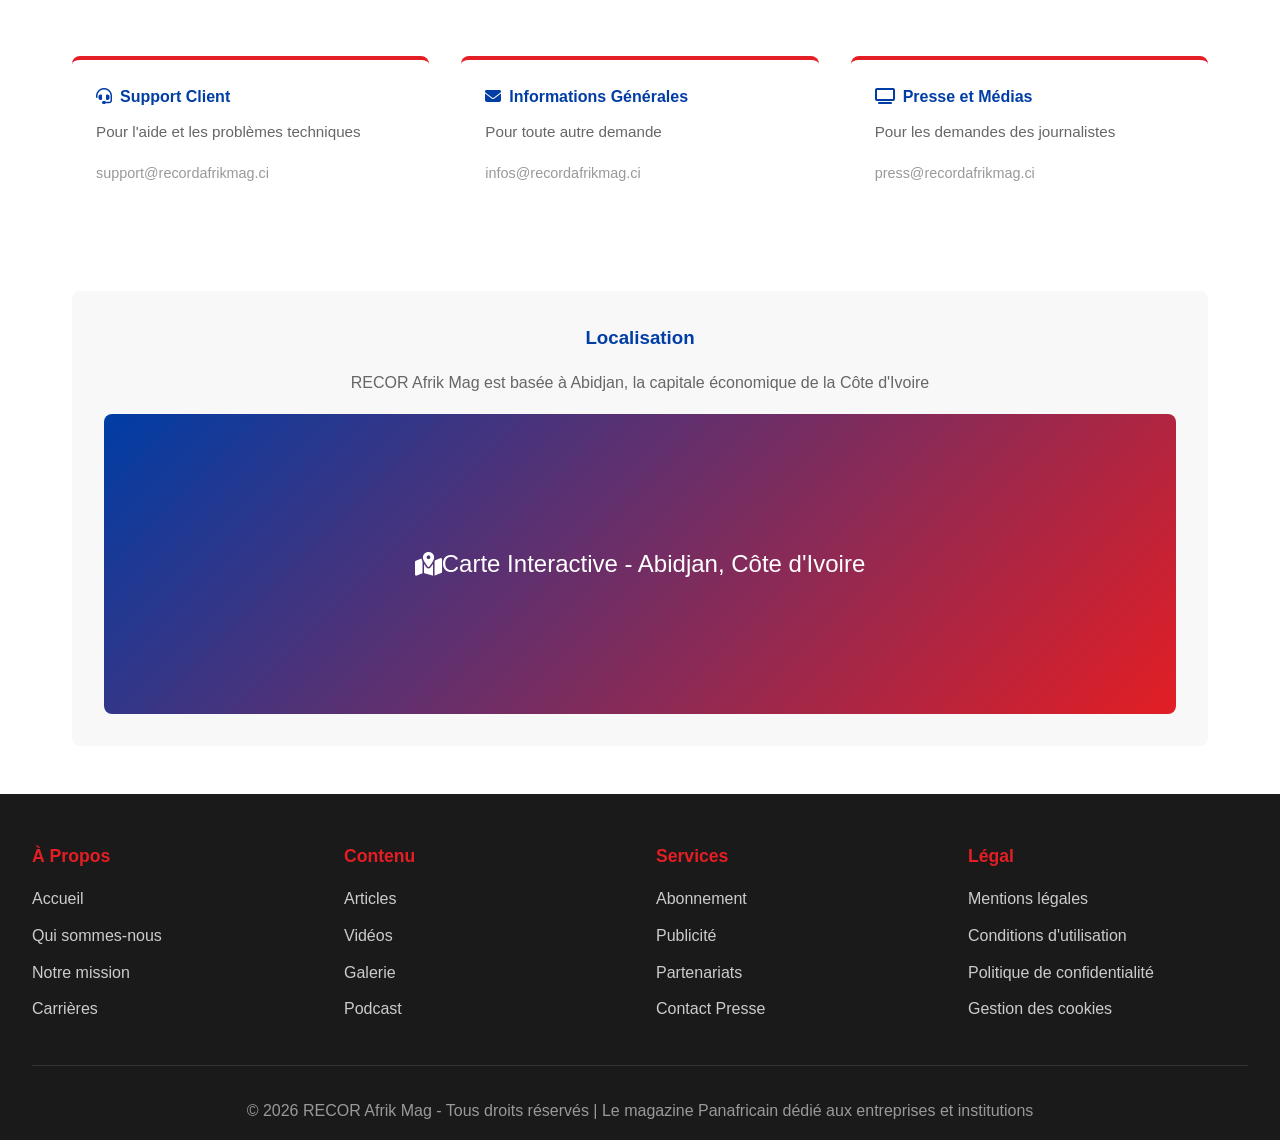
<file: contact.html>
<!DOCTYPE html>
<html lang="fr">
<head>
    <meta charset="UTF-8">
    <meta name="viewport" content="width=device-width, initial-scale=1.0">
    <title>Contact - RECOR Afrik Mag</title>
    <link href="https://cdnjs.cloudflare.com/ajax/libs/font-awesome/6.4.0/css/all.min.css" rel="stylesheet">
    <link rel="stylesheet" href="style.css">
</head>
<body>
    <!-- Header Navigation -->
    <header>
        <nav>
            <div class="logo">
                <div class="logo-text">
                    <div class="logo-red">RECOR</div>
                    <div class="logo-blue">Afrik<span class="logo-mag">mag</span></div>
                    <div class="logo-subtitle">Le magazine Panafricain</div>
                </div>
            </div>
            <button class="menu-toggle" aria-label="Toggle menu">
                <i class="fas fa-bars"></i>
                <span></span>
                <span></span>
                <span></span>
            </button>
            <ul>
                <li><a href="index.html">Accueil</a></li>
                <li><a href="articles.html">Articles</a></li>
                <li><a href="galerie.html">Galerie</a></li>
                <li><a href="videos.html">Vidéos</a></li>
                <li><a href="abonnement.html">Abonnement</a></li>
                <li><a href="contact.html">Contact</a></li>
            </ul>
        </nav>

        <!-- Overlay pour mobile -->
        <div class="menu-overlay"></div>

        <!-- Sidebar Menu pour mobile -->
        <div class="sidebar-menu">
            <ul>
                <li><a href="index.html">Accueil</a></li>
                <li><a href="articles.html">Articles</a></li>
                <li><a href="galerie.html">Galerie</a></li>
                <li><a href="videos.html">Vidéos</a></li>
                <li><a href="abonnement.html">Abonnement</a></li>
                <li><a href="contact.html">Contact</a></li>
            </ul>
        </div>
    </header>

    <!-- Page Header -->
    <div class="page-header">
        <h1>Nous Contacter</h1>
        <p>Nous sommes toujours heureux de vous entendre</p>
    </div>

    <!-- Page Content -->
    <section class="page-content">
        <div class="contact-content">
            <div class="contact-info">
                <h3>Informations de Contact</h3>
                
                <div class="contact-item">
                    <div class="contact-icon"><i class="fas fa-map-marker-alt"></i></div>
                    <div class="contact-detail">
                        <h4>Adresse</h4>
                        <p>Abidjan, Côte d'Ivoire<br>Zones 4<br>République de Côte d'Ivoire</p>
                    </div>
                </div>

                <div class="contact-item">
                    <div class="contact-icon"><i class="fas fa-phone"></i></div>
                    <div class="contact-detail">
                        <h4>Téléphone</h4>
                        <p>(+225) 27 21 21 73 00<br>(+225) 27 22 22 74 00</p>
                    </div>
                </div>

                <div class="contact-item">
                    <div class="contact-icon"><i class="fas fa-envelope"></i></div>
                    <div class="contact-detail">
                        <h4>Email</h4>
                        <p>infos@recordafrikmag.ci<br>editorial@recordafrikmag.ci<br>support@recordafrikmag.ci</p>
                    </div>
                </div>

                <div class="contact-item">
                    <div class="contact-icon"><i class="fas fa-globe"></i></div>
                    <div class="contact-detail">
                        <h4>Site Web</h4>
                        <p>www.recordafrikmag.ci</p>
                    </div>
                </div>

                <div class="contact-item">
                    <div class="contact-icon"><i class="fas fa-clock"></i></div>
                    <div class="contact-detail">
                        <h4>Horaires d'Ouverture</h4>
                        <p>Lundi - Vendredi: 08h00 - 18h00<br>Samedi: 09h00 - 13h00<br>Dimanche: Fermé</p>
                    </div>
                </div>

                <div style="margin-top: 2.5rem;">
                    <h4 style="color: #003DA5; margin-bottom: 1rem;">Suivez-nous sur les Réseaux Sociaux</h4>
                    <div class="social-links">
                        <a href="https://facebook.com/recordafrikmag" title="Facebook" target="_blank"><i class="fab fa-facebook-f"></i></a>
                        <a href="https://twitter.com/recordafrikmag" title="Twitter" target="_blank"><i class="fab fa-twitter"></i></a>
                        <a href="https://instagram.com/recordafrikmag" title="Instagram" target="_blank"><i class="fab fa-instagram"></i></a>
                        <a href="https://linkedin.com/company/recordafrikmag" title="LinkedIn" target="_blank"><i class="fab fa-linkedin-in"></i></a>
                        <a href="https://wa.me/22527212173" title="WhatsApp" target="_blank"><i class="fab fa-whatsapp"></i></a>
                        <a href="https://youtube.com/recordafrikmag" title="YouTube" target="_blank"><i class="fab fa-youtube"></i></a>
                    </div>
                </div>
            </div>

            <form class="contact-form" onsubmit="event.preventDefault(); alert('Merci pour votre message! Nous reviendrons vers vous dans les 24 heures.');">
                <div class="form-group">
                    <label for="name">Nom Complet *</label>
                    <input type="text" id="name" name="name" required>
                </div>

                <div class="form-group">
                    <label for="email">Adresse Email *</label>
                    <input type="email" id="email" name="email" required>
                </div>

                <div class="form-group">
                    <label for="phone">Téléphone</label>
                    <input type="tel" id="phone" name="phone">
                </div>

                <div class="form-group">
                    <label for="subject">Sujet *</label>
                    <input type="text" id="subject" name="subject" required>
                </div>

                <div class="form-group">
                    <label for="category">Catégorie *</label>
                    <select id="category" name="category" style="width: 100%; padding: 10px 12px; border: 1px solid #ddd; border-radius: 5px; font-size: 0.95rem; font-family: inherit;" required>
                        <option value="">-- Sélectionnez une catégorie --</option>
                        <option value="general">Demande Générale</option>
                        <option value="advertising">Publicité</option>
                        <option value="partnership">Partenariat</option>
                        <option value="support">Support Technique</option>
                        <option value="editorial">Contribution Éditoriale</option>
                        <option value="feedback">Retours et Suggestions</option>
                    </select>
                </div>

                <div class="form-group">
                    <label for="message">Message *</label>
                    <textarea id="message" name="message" rows="6" required></textarea>
                </div>

                <div class="form-group" style="display: flex; align-items: center; gap: 0.5rem;">
                    <input type="checkbox" id="consent" name="consent" required style="width: auto;">
                    <label for="consent" style="margin-bottom: 0;">J'accepte la politique de confidentialité</label>
                </div>

                <button type="submit" class="btn btn-primary" style="width: 100%; margin-top: 1rem;">Envoyer le Message</button>
            </form>
        </div>

        <!-- Departments -->
        <div style="margin-top: 4rem; padding-top: 2rem; border-top: 2px solid #ddd;">
            <h2 style="color: #003DA5; margin-bottom: 2rem; text-align: center;">Nos Départements</h2>
            
            <div style="display: grid; grid-template-columns: repeat(auto-fit, minmax(300px, 1fr)); gap: 2rem;">
                <div style="background: white; padding: 1.5rem; border-radius: 8px; border-top: 4px solid #E31E24;">
                    <h4 style="color: #003DA5; margin-bottom: 0.5rem;"><i class="fas fa-newspaper" style="margin-right: 0.5rem;"></i>Rédaction</h4>
                    <p style="color: #666; font-size: 0.95rem; margin-bottom: 1rem;">Pour les contributions et suggestions d'articles</p>
                    <p style="color: #999; font-size: 0.9rem;">editorial@recordafrikmag.ci</p>
                </div>

                <div style="background: white; padding: 1.5rem; border-radius: 8px; border-top: 4px solid #E31E24;">
                    <h4 style="color: #003DA5; margin-bottom: 0.5rem;"><i class="fas fa-bullhorn" style="margin-right: 0.5rem;"></i>Publicité</h4>
                    <p style="color: #666; font-size: 0.95rem; margin-bottom: 1rem;">Pour les demandes de partenariats publicitaires</p>
                    <p style="color: #999; font-size: 0.9rem;">advertising@recordafrikmag.ci</p>
                </div>

                <div style="background: white; padding: 1.5rem; border-radius: 8px; border-top: 4px solid #E31E24;">
                    <h4 style="color: #003DA5; margin-bottom: 0.5rem;"><i class="fas fa-handshake" style="margin-right: 0.5rem;"></i>Partenariats</h4>
                    <p style="color: #666; font-size: 0.95rem; margin-bottom: 1rem;">Pour les propositions de collaborations</p>
                    <p style="color: #999; font-size: 0.9rem;">partnerships@recordafrikmag.ci</p>
                </div>

                <div style="background: white; padding: 1.5rem; border-radius: 8px; border-top: 4px solid #E31E24;">
                    <h4 style="color: #003DA5; margin-bottom: 0.5rem;"><i class="fas fa-headset" style="margin-right: 0.5rem;"></i>Support Client</h4>
                    <p style="color: #666; font-size: 0.95rem; margin-bottom: 1rem;">Pour l'aide et les problèmes techniques</p>
                    <p style="color: #999; font-size: 0.9rem;">support@recordafrikmag.ci</p>
                </div>

                <div style="background: white; padding: 1.5rem; border-radius: 8px; border-top: 4px solid #E31E24;">
                    <h4 style="color: #003DA5; margin-bottom: 0.5rem;"><i class="fas fa-envelope" style="margin-right: 0.5rem;"></i>Informations Générales</h4>
                    <p style="color: #666; font-size: 0.95rem; margin-bottom: 1rem;">Pour toute autre demande</p>
                    <p style="color: #999; font-size: 0.9rem;">infos@recordafrikmag.ci</p>
                </div>

                <div style="background: white; padding: 1.5rem; border-radius: 8px; border-top: 4px solid #E31E24;">
                    <h4 style="color: #003DA5; margin-bottom: 0.5rem;"><i class="fas fa-tv" style="margin-right: 0.5rem;"></i>Presse et Médias</h4>
                    <p style="color: #666; font-size: 0.95rem; margin-bottom: 1rem;">Pour les demandes des journalistes</p>
                    <p style="color: #999; font-size: 0.9rem;">press@recordafrikmag.ci</p>
                </div>
            </div>
        </div>

        <!-- Carte (placeholder) -->
        <div style="margin-top: 4rem; padding: 2rem; background: #f8f8f8; border-radius: 8px; text-align: center;">
            <h3 style="color: #003DA5; margin-bottom: 1rem;">Localisation</h3>
            <p style="color: #666; margin-bottom: 1rem;">RECOR Afrik Mag est basée à Abidjan, la capitale économique de la Côte d'Ivoire</p>
            <div style="width: 100%; height: 300px; background: linear-gradient(135deg, #003DA5, #E31E24); border-radius: 8px; display: flex; align-items: center; justify-content: center; color: white; font-size: 1.5rem;">
                <i class="fas fa-map-location-dot"></i> Carte Interactive - Abidjan, Côte d'Ivoire
            </div>
        </div>
    </section>

    <!-- Footer -->
    <footer>
        <div class="footer-content">
            <div class="footer-section">
                <h4>À Propos</h4>
                <ul>
                    <li><a href="index.html">Accueil</a></li>
                    <li><a href="#">Qui sommes-nous</a></li>
                    <li><a href="#">Notre mission</a></li>
                    <li><a href="#">Carrières</a></li>
                </ul>
            </div>

            <div class="footer-section">
                <h4>Contenu</h4>
                <ul>
                    <li><a href="articles.html">Articles</a></li>
                    <li><a href="videos.html">Vidéos</a></li>
                    <li><a href="galerie.html">Galerie</a></li>
                    <li><a href="#">Podcast</a></li>
                </ul>
            </div>

            <div class="footer-section">
                <h4>Services</h4>
                <ul>
                    <li><a href="abonnement.html">Abonnement</a></li>
                    <li><a href="#">Publicité</a></li>
                    <li><a href="#">Partenariats</a></li>
                    <li><a href="#">Contact Presse</a></li>
                </ul>
            </div>

            <div class="footer-section">
                <h4>Légal</h4>
                <ul>
                    <li><a href="#">Mentions légales</a></li>
                    <li><a href="#">Conditions d'utilisation</a></li>
                    <li><a href="#">Politique de confidentialité</a></li>
                    <li><a href="#">Gestion des cookies</a></li>
                </ul>
            </div>
        </div>

        <div class="footer-bottom">
            <p>&copy; 2026 RECOR Afrik Mag - Tous droits réservés | Le magazine Panafricain dédié aux entreprises et institutions</p>
        </div>
    </footer>
    <script src="script.js"></script>
</body>
</html>
</file>
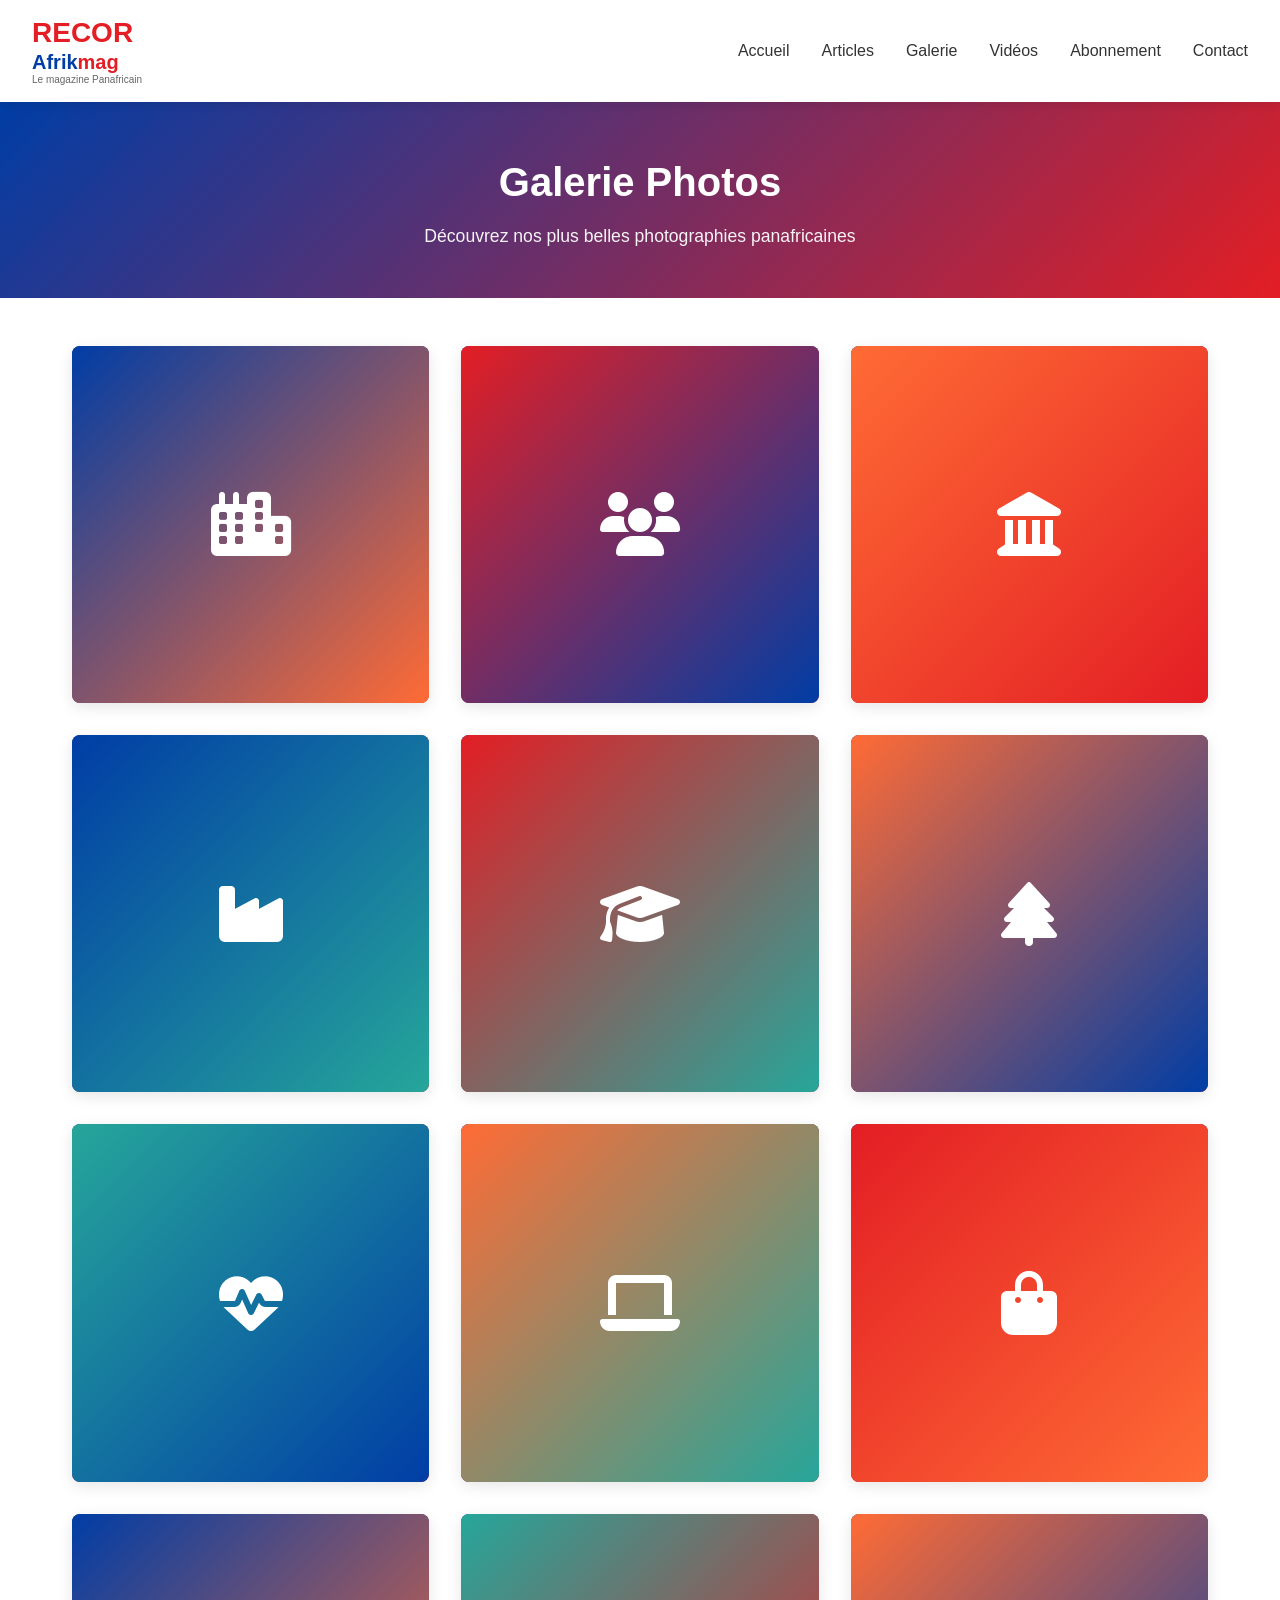
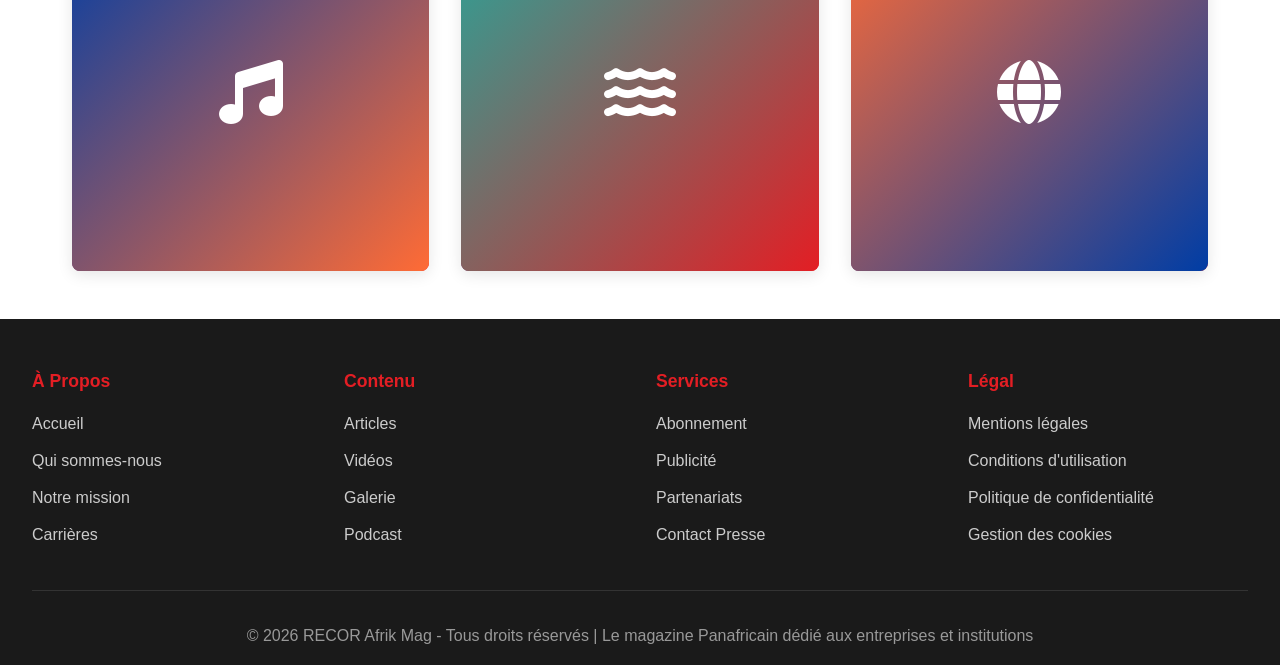
<file: galerie.html>
<!DOCTYPE html>
<html lang="fr">
<head>
    <meta charset="UTF-8">
    <meta name="viewport" content="width=device-width, initial-scale=1.0">
    <title>Galerie - RECOR Afrik Mag</title>
    <link href="https://cdnjs.cloudflare.com/ajax/libs/font-awesome/6.4.0/css/all.min.css" rel="stylesheet">
    <link rel="stylesheet" href="style.css">
    <style>
        .gallery-grid {
            display: grid;
            grid-template-columns: repeat(auto-fit, minmax(300px, 1fr));
            gap: 2rem;
        }

        .gallery-item-large {
            position: relative;
            overflow: hidden;
            border-radius: 8px;
            aspect-ratio: 1;
            background: linear-gradient(135deg, #003DA5, #E31E24);
            cursor: pointer;
            transition: transform 0.3s;
            box-shadow: 0 4px 15px rgba(0,0,0,0.1);
        }

        .gallery-item-large:hover {
            transform: scale(1.03);
        }

        .gallery-item-large img {
            width: 100%;
            height: 100%;
            object-fit: cover;
        }

        .gallery-overlay {
            position: absolute;
            top: 0;
            left: 0;
            right: 0;
            bottom: 0;
            background: rgba(0,0,0,0.6);
            display: flex;
            flex-direction: column;
            align-items: center;
            justify-content: center;
            opacity: 0;
            transition: opacity 0.3s;
            padding: 2rem;
            text-align: center;
        }

        .gallery-item-large:hover .gallery-overlay {
            opacity: 1;
        }

        .gallery-overlay-text {
            color: white;
            font-size: 1.5rem;
            font-weight: 600;
            margin-bottom: 1rem;
        }

        .gallery-overlay-desc {
            color: rgba(255,255,255,0.9);
            font-size: 0.95rem;
            line-height: 1.5;
        }
    </style>
</head>
<body>
    <!-- Header Navigation -->
    <header>
        <nav>
            <div class="logo">
                <div class="logo-text">
                    <div class="logo-red">RECOR</div>
                    <div class="logo-blue">Afrik<span class="logo-mag">mag</span></div>
                    <div class="logo-subtitle">Le magazine Panafricain</div>
                </div>
            </div>
            <button class="menu-toggle" aria-label="Toggle menu">
                
                <span></span>
                <span></span>
                <span></span>
            </button>
            <ul>
                <li><a href="index.html">Accueil</a></li>
                <li><a href="articles.html">Articles</a></li>
                <li><a href="galerie.html">Galerie</a></li>
                <li><a href="videos.html">Vidéos</a></li>
                <li><a href="abonnement.html">Abonnement</a></li>
                <li><a href="contact.html">Contact</a></li>
            </ul>
        </nav>

        <!-- Overlay pour mobile -->
        <div class="menu-overlay"></div>

        <!-- Sidebar Menu pour mobile -->
        <div class="sidebar-menu">
            <ul>
                <li><a href="index.html">Accueil</a></li>
                <li><a href="articles.html">Articles</a></li>
                <li><a href="galerie.html">Galerie</a></li>
                <li><a href="videos.html">Vidéos</a></li>
                <li><a href="abonnement.html">Abonnement</a></li>
                <li><a href="contact.html">Contact</a></li>
            </ul>
        </div>
    </header>

    <!-- Page Header -->
    <div class="page-header">
        <h1>Galerie Photos</h1>
        <p>Découvrez nos plus belles photographies panafricaines</p>
    </div>

    <!-- Page Content -->
    <section class="page-content">
        <div class="gallery-grid">
            <div class="gallery-item-large">
                <div style="background: linear-gradient(135deg, #003DA5, #FF6B35); width: 100%; height: 100%; display: flex; align-items: center; justify-content: center; color: white; font-size: 4rem;"><i class="fas fa-city"></i></div>
                <div class="gallery-overlay">
                    <div class="gallery-overlay-text">Développement Urbain</div>
                    <div class="gallery-overlay-desc">Les villes africaines se transforment et modernisent leurs infrastructures</div>
                </div>
            </div>

            <div class="gallery-item-large">
                <div style="background: linear-gradient(135deg, #E31E24, #003DA5); width: 100%; height: 100%; display: flex; align-items: center; justify-content: center; color: white; font-size: 4rem;"><i class="fas fa-users"></i></div>
                <div class="gallery-overlay">
                    <div class="gallery-overlay-text">Communautés Africaines</div>
                    <div class="gallery-overlay-desc">Les peuples qui font vivre le continent avec leur richesse culturelle</div>
                </div>
            </div>

            <div class="gallery-item-large">
                <div style="background: linear-gradient(135deg, #FF6B35, #E31E24); width: 100%; height: 100%; display: flex; align-items: center; justify-content: center; color: white; font-size: 4rem;"><i class="fas fa-landmark"></i></div>
                <div class="gallery-overlay">
                    <div class="gallery-overlay-text">Patrimoine Culturel</div>
                    <div class="gallery-overlay-desc">Les monuments et sites historiques qui témoignent de notre héritage</div>
                </div>
            </div>

            <div class="gallery-item-large">
                <div style="background: linear-gradient(135deg, #003DA5, #26A69A); width: 100%; height: 100%; display: flex; align-items: center; justify-content: center; color: white; font-size: 4rem;"><i class="fas fa-industry"></i></div>
                <div class="gallery-overlay">
                    <div class="gallery-overlay-text">Industries Africaines</div>
                    <div class="gallery-overlay-desc">Les secteurs industriels qui dynamisent les économies africaines</div>
                </div>
            </div>

            <div class="gallery-item-large">
                <div style="background: linear-gradient(135deg, #E31E24, #26A69A); width: 100%; height: 100%; display: flex; align-items: center; justify-content: center; color: white; font-size: 4rem;"><i class="fas fa-graduation-cap"></i></div>
                <div class="gallery-overlay">
                    <div class="gallery-overlay-text">Éducation et Formation</div>
                    <div class="gallery-overlay-desc">Les institutions qui forment les leaders de demain</div>
                </div>
            </div>

            <div class="gallery-item-large">
                <div style="background: linear-gradient(135deg, #FF6B35, #003DA5); width: 100%; height: 100%; display: flex; align-items: center; justify-content: center; color: white; font-size: 4rem;"><i class="fas fa-tree"></i></div>
                <div class="gallery-overlay">
                    <div class="gallery-overlay-text">Environnement et Nature</div>
                    <div class="gallery-overlay-desc">La beauté naturelle et la biodiversité de notre continent</div>
                </div>
            </div>

            <div class="gallery-item-large">
                <div style="background: linear-gradient(135deg, #26A69A, #003DA5); width: 100%; height: 100%; display: flex; align-items: center; justify-content: center; color: white; font-size: 4rem;"><i class="fas fa-heartbeat"></i></div>
                <div class="gallery-overlay">
                    <div class="gallery-overlay-text">Santé et Bien-être</div>
                    <div class="gallery-overlay-desc">Les initiatives pour améliorer la santé publique en Afrique</div>
                </div>
            </div>

            <div class="gallery-item-large">
                <div style="background: linear-gradient(135deg, #FF6B35, #26A69A); width: 100%; height: 100%; display: flex; align-items: center; justify-content: center; color: white; font-size: 4rem;"><i class="fas fa-laptop"></i></div>
                <div class="gallery-overlay">
                    <div class="gallery-overlay-text">Technologie et Innovation</div>
                    <div class="gallery-overlay-desc">Les solutions technologiques qui changent la vie des africains</div>
                </div>
            </div>

            <div class="gallery-item-large">
                <div style="background: linear-gradient(135deg, #E31E24, #FF6B35); width: 100%; height: 100%; display: flex; align-items: center; justify-content: center; color: white; font-size: 4rem;"><i class="fas fa-shopping-bag"></i></div>
                <div class="gallery-overlay">
                    <div class="gallery-overlay-text">Commerce et Affaires</div>
                    <div class="gallery-overlay-desc">Le dynamisme du commerce africain en pleine expansion</div>
                </div>
            </div>

            <div class="gallery-item-large">
                <div style="background: linear-gradient(135deg, #003DA5, #FF6B35); width: 100%; height: 100%; display: flex; align-items: center; justify-content: center; color: white; font-size: 4rem;"><i class="fas fa-music"></i></div>
                <div class="gallery-overlay">
                    <div class="gallery-overlay-text">Arts et Musique</div>
                    <div class="gallery-overlay-desc">L'énergie créative et artistique du continent africain</div>
                </div>
            </div>

            <div class="gallery-item-large">
                <div style="background: linear-gradient(135deg, #26A69A, #E31E24); width: 100%; height: 100%; display: flex; align-items: center; justify-content: center; color: white; font-size: 4rem;"><i class="fas fa-water"></i></div>
                <div class="gallery-overlay">
                    <div class="gallery-overlay-text">Ressources Naturelles</div>
                    <div class="gallery-overlay-desc">L'exploitation durable des richesses naturelles africaines</div>
                </div>
            </div>

            <div class="gallery-item-large">
                <div style="background: linear-gradient(135deg, #FF6B35, #003DA5); width: 100%; height: 100%; display: flex; align-items: center; justify-content: center; color: white; font-size: 4rem;"><i class="fas fa-globe"></i></div>
                <div class="gallery-overlay">
                    <div class="gallery-overlay-text">Relations Internationales</div>
                    <div class="gallery-overlay-desc">L'Afrique sur la scène mondiale et ses partenariats</div>
                </div>
            </div>
        </div>
    </section>

    <!-- Footer -->
    <footer>
        <div class="footer-content">
            <div class="footer-section">
                <h4>À Propos</h4>
                <ul>
                    <li><a href="index.html">Accueil</a></li>
                    <li><a href="#">Qui sommes-nous</a></li>
                    <li><a href="#">Notre mission</a></li>
                    <li><a href="#">Carrières</a></li>
                </ul>
            </div>

            <div class="footer-section">
                <h4>Contenu</h4>
                <ul>
                    <li><a href="articles.html">Articles</a></li>
                    <li><a href="videos.html">Vidéos</a></li>
                    <li><a href="galerie.html">Galerie</a></li>
                    <li><a href="#">Podcast</a></li>
                </ul>
            </div>

            <div class="footer-section">
                <h4>Services</h4>
                <ul>
                    <li><a href="abonnement.html">Abonnement</a></li>
                    <li><a href="#">Publicité</a></li>
                    <li><a href="#">Partenariats</a></li>
                    <li><a href="#">Contact Presse</a></li>
                </ul>
            </div>

            <div class="footer-section">
                <h4>Légal</h4>
                <ul>
                    <li><a href="#">Mentions légales</a></li>
                    <li><a href="#">Conditions d'utilisation</a></li>
                    <li><a href="#">Politique de confidentialité</a></li>
                    <li><a href="#">Gestion des cookies</a></li>
                </ul>
            </div>
        </div>

        <div class="footer-bottom">
            <p>&copy; 2026 RECOR Afrik Mag - Tous droits réservés | Le magazine Panafricain dédié aux entreprises et institutions</p>
        </div>
    </footer>
    <script src="script.js"></script>
</body>
</html>
</file>
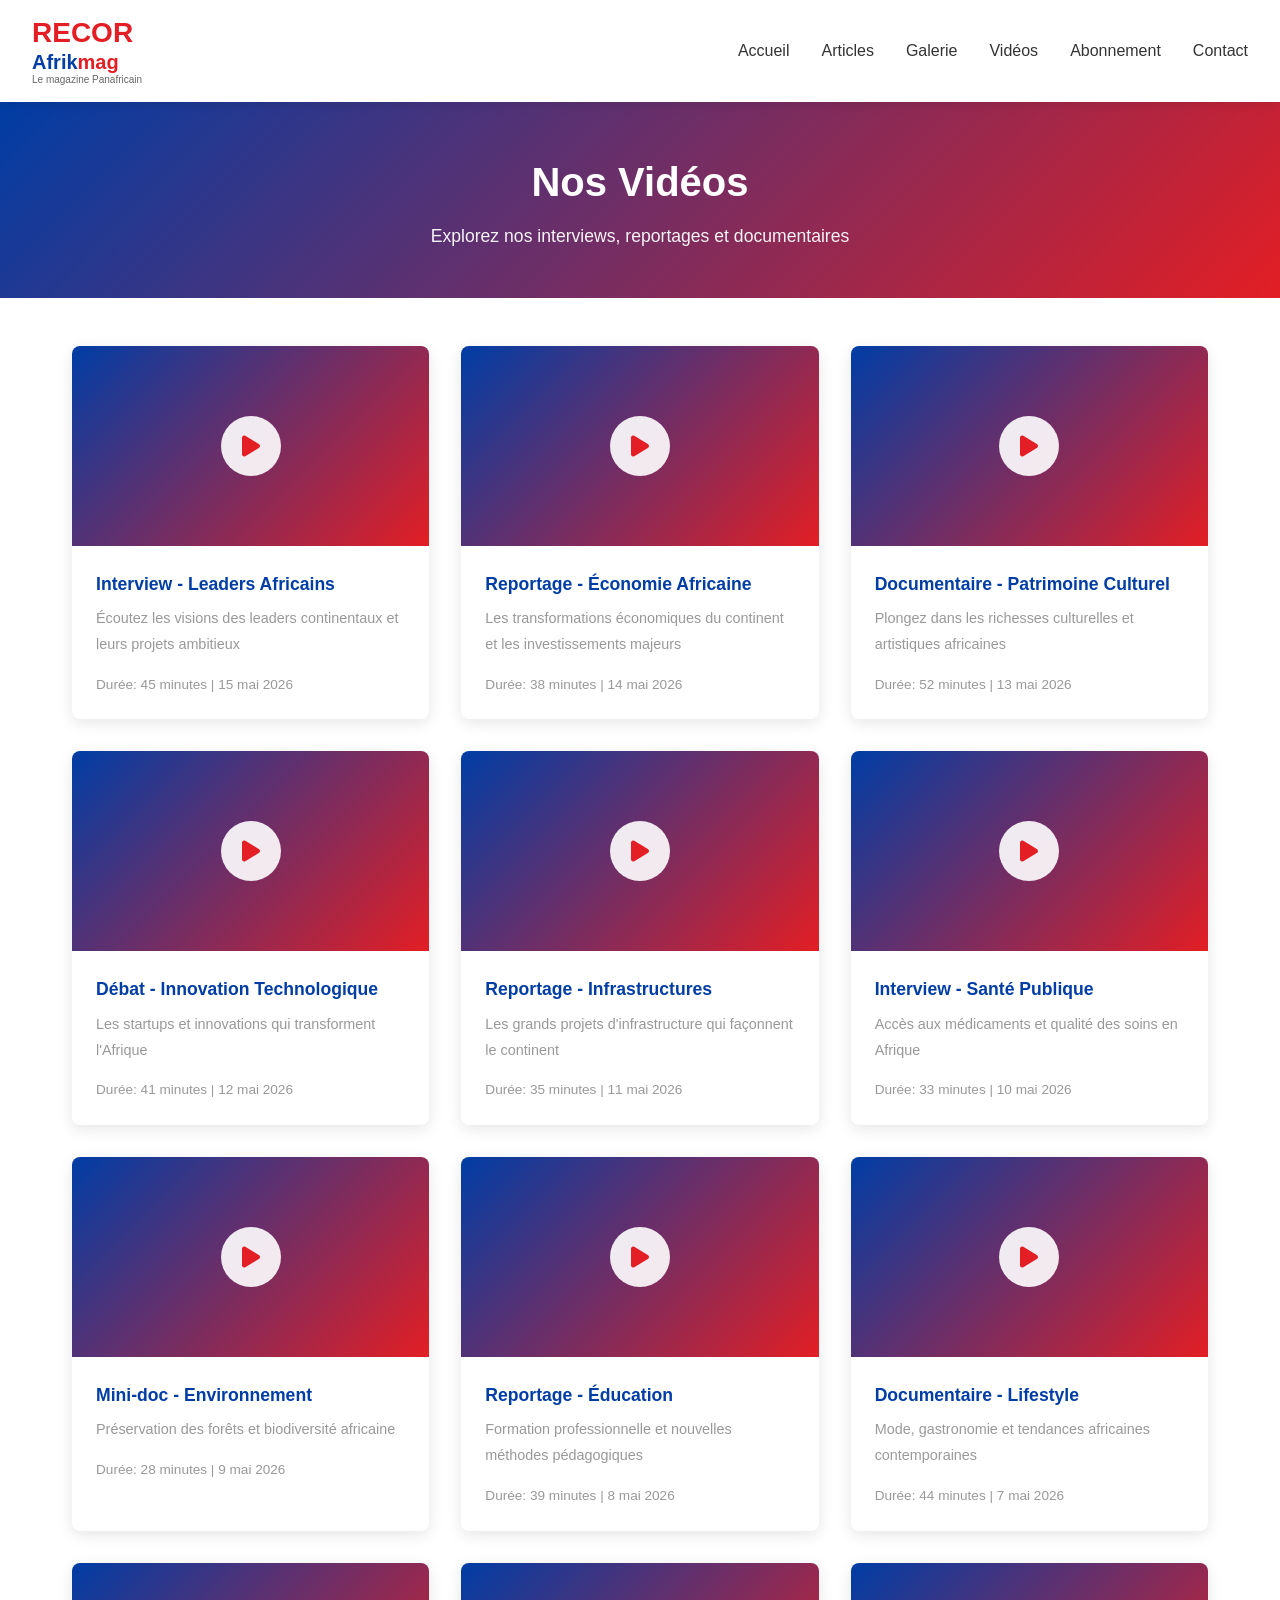
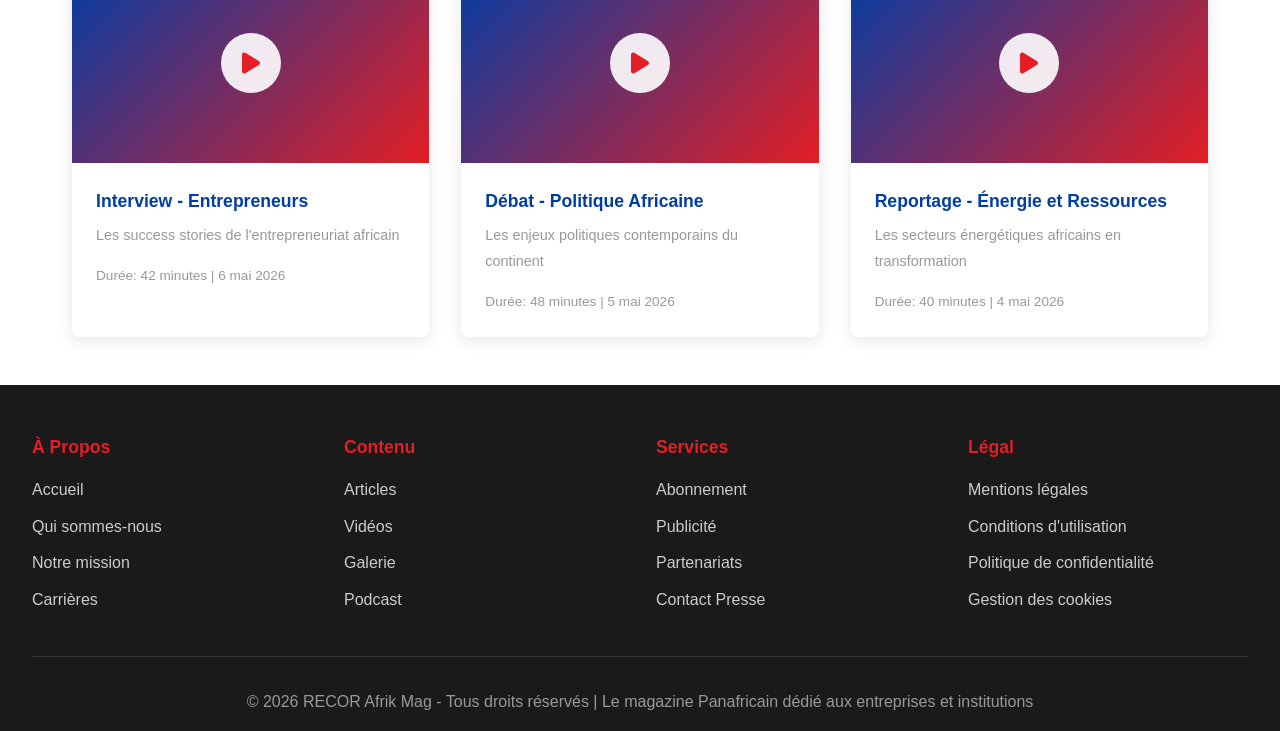
<file: videos.html>
<!DOCTYPE html>
<html lang="fr">
<head>
    <meta charset="UTF-8">
    <meta name="viewport" content="width=device-width, initial-scale=1.0">
    <title>Vidéos - RECOR Afrik Mag</title>
    <link href="https://cdnjs.cloudflare.com/ajax/libs/font-awesome/6.4.0/css/all.min.css" rel="stylesheet">
    <link rel="stylesheet" href="style.css">
</head>
<body>
    <!-- Header Navigation -->
    <header>
        <nav>
            <div class="logo">
                <div class="logo-text">
                    <div class="logo-red">RECOR</div>
                    <div class="logo-blue">Afrik<span class="logo-mag">mag</span></div>
                    <div class="logo-subtitle">Le magazine Panafricain</div>
                </div>
            </div>
            <button class="menu-toggle" aria-label="Toggle menu">
                <i class="fas fa-bars"></i>
                <span></span>
                <span></span>
                <span></span>
            </button>
            <ul>
                <li><a href="index.html">Accueil</a></li>
                <li><a href="articles.html">Articles</a></li>
                <li><a href="galerie.html">Galerie</a></li>
                <li><a href="videos.html">Vidéos</a></li>
                <li><a href="abonnement.html">Abonnement</a></li>
                <li><a href="contact.html">Contact</a></li>
            </ul>
        </nav>

        <!-- Overlay pour mobile -->
        <div class="menu-overlay"></div>

        <!-- Sidebar Menu pour mobile -->
        <div class="sidebar-menu">
            <ul>
                <li><a href="index.html">Accueil</a></li>
                <li><a href="articles.html">Articles</a></li>
                <li><a href="galerie.html">Galerie</a></li>
                <li><a href="videos.html">Vidéos</a></li>
                <li><a href="abonnement.html">Abonnement</a></li>
                <li><a href="contact.html">Contact</a></li>
            </ul>
        </div>
    </header>

    <!-- Page Header -->
    <div class="page-header">
        <h1>Nos Vidéos</h1>
        <p>Explorez nos interviews, reportages et documentaires</p>
    </div>

    <!-- Page Content -->
    <section class="page-content">
        <div class="videos-grid">
            <div class="video-card">
                <div class="video-placeholder">
                    <div class="play-button"><i class="fas fa-play"></i> </div>
                </div>
                <div class="video-info">
                    <h3 class="video-title">Interview - Leaders Africains</h3>
                    <p style="color: #999; font-size: 0.9rem; margin-bottom: 1rem;">Écoutez les visions des leaders continentaux et leurs projets ambitieux</p>
                    <div style="font-size: 0.85rem; color: #999;">Durée: 45 minutes | 15 mai 2026</div>
                </div>
            </div>

            <div class="video-card">
                <div class="video-placeholder">
                    <div class="play-button"><i class="fas fa-play"></i></div>
                </div>
                <div class="video-info">
                    <h3 class="video-title">Reportage - Économie Africaine</h3>
                    <p style="color: #999; font-size: 0.9rem; margin-bottom: 1rem;">Les transformations économiques du continent et les investissements majeurs</p>
                    <div style="font-size: 0.85rem; color: #999;">Durée: 38 minutes | 14 mai 2026</div>
                </div>
            </div>

            <div class="video-card">
                <div class="video-placeholder">
                    <div class="play-button"><i class="fas fa-play"></i></div>
                </div>
                <div class="video-info">
                    <h3 class="video-title">Documentaire - Patrimoine Culturel</h3>
                    <p style="color: #999; font-size: 0.9rem; margin-bottom: 1rem;">Plongez dans les richesses culturelles et artistiques africaines</p>
                    <div style="font-size: 0.85rem; color: #999;">Durée: 52 minutes | 13 mai 2026</div>
                </div>
            </div>

            <div class="video-card">
                <div class="video-placeholder">
                    <div class="play-button"><i class="fas fa-play"></i></div>
                </div>
                <div class="video-info">
                    <h3 class="video-title">Débat - Innovation Technologique</h3>
                    <p style="color: #999; font-size: 0.9rem; margin-bottom: 1rem;">Les startups et innovations qui transforment l'Afrique</p>
                    <div style="font-size: 0.85rem; color: #999;">Durée: 41 minutes | 12 mai 2026</div>
                </div>
            </div>

            <div class="video-card">
                <div class="video-placeholder">
                    <div class="play-button"><i class="fas fa-play"></i></div>
                </div>
                <div class="video-info">
                    <h3 class="video-title">Reportage - Infrastructures</h3>
                    <p style="color: #999; font-size: 0.9rem; margin-bottom: 1rem;">Les grands projets d'infrastructure qui façonnent le continent</p>
                    <div style="font-size: 0.85rem; color: #999;">Durée: 35 minutes | 11 mai 2026</div>
                </div>
            </div>

            <div class="video-card">
                <div class="video-placeholder">
                    <div class="play-button"><i class="fas fa-play"></i></div>
                </div>
                <div class="video-info">
                    <h3 class="video-title">Interview - Santé Publique</h3>
                    <p style="color: #999; font-size: 0.9rem; margin-bottom: 1rem;">Accès aux médicaments et qualité des soins en Afrique</p>
                    <div style="font-size: 0.85rem; color: #999;">Durée: 33 minutes | 10 mai 2026</div>
                </div>
            </div>

            <div class="video-card">
                <div class="video-placeholder">
                    <div class="play-button"><i class="fas fa-play"></i></div>
                </div>
                <div class="video-info">
                    <h3 class="video-title">Mini-doc - Environnement</h3>
                    <p style="color: #999; font-size: 0.9rem; margin-bottom: 1rem;">Préservation des forêts et biodiversité africaine</p>
                    <div style="font-size: 0.85rem; color: #999;">Durée: 28 minutes | 9 mai 2026</div>
                </div>
            </div>

            <div class="video-card">
                <div class="video-placeholder">
                    <div class="play-button"><i class="fas fa-play"></i></div>
                </div>
                <div class="video-info">
                    <h3 class="video-title">Reportage - Éducation</h3>
                    <p style="color: #999; font-size: 0.9rem; margin-bottom: 1rem;">Formation professionnelle et nouvelles méthodes pédagogiques</p>
                    <div style="font-size: 0.85rem; color: #999;">Durée: 39 minutes | 8 mai 2026</div>
                </div>
            </div>

            <div class="video-card">
                <div class="video-placeholder">
                    <div class="play-button"><i class="fas fa-play"></i></div>
                </div>
                <div class="video-info">
                    <h3 class="video-title">Documentaire - Lifestyle</h3>
                    <p style="color: #999; font-size: 0.9rem; margin-bottom: 1rem;">Mode, gastronomie et tendances africaines contemporaines</p>
                    <div style="font-size: 0.85rem; color: #999;">Durée: 44 minutes | 7 mai 2026</div>
                </div>
            </div>

            <div class="video-card">
                <div class="video-placeholder">
                    <div class="play-button"><i class="fas fa-play"></i></div>
                </div>
                <div class="video-info">
                    <h3 class="video-title">Interview - Entrepreneurs</h3>
                    <p style="color: #999; font-size: 0.9rem; margin-bottom: 1rem;">Les success stories de l'entrepreneuriat africain</p>
                    <div style="font-size: 0.85rem; color: #999;">Durée: 42 minutes | 6 mai 2026</div>
                </div>
            </div>

            <div class="video-card">
                <div class="video-placeholder">
                    <div class="play-button"><i class="fas fa-play"></i></div>
                </div>
                <div class="video-info">
                    <h3 class="video-title">Débat - Politique Africaine</h3>
                    <p style="color: #999; font-size: 0.9rem; margin-bottom: 1rem;">Les enjeux politiques contemporains du continent</p>
                    <div style="font-size: 0.85rem; color: #999;">Durée: 48 minutes | 5 mai 2026</div>
                </div>
            </div>

            <div class="video-card">
                <div class="video-placeholder">
                    <div class="play-button"><i class="fas fa-play"></i></div>
                </div>
                <div class="video-info">
                    <h3 class="video-title">Reportage - Énergie et Ressources</h3>
                    <p style="color: #999; font-size: 0.9rem; margin-bottom: 1rem;">Les secteurs énergétiques africains en transformation</p>
                    <div style="font-size: 0.85rem; color: #999;">Durée: 40 minutes | 4 mai 2026</div>
                </div>
            </div>
        </div>
    </section>

    <!-- Footer -->
    <footer>
        <div class="footer-content">
            <div class="footer-section">
                <h4>À Propos</h4>
                <ul>
                    <li><a href="index.html">Accueil</a></li>
                    <li><a href="#">Qui sommes-nous</a></li>
                    <li><a href="#">Notre mission</a></li>
                    <li><a href="#">Carrières</a></li>
                </ul>
            </div>

            <div class="footer-section">
                <h4>Contenu</h4>
                <ul>
                    <li><a href="articles.html">Articles</a></li>
                    <li><a href="videos.html">Vidéos</a></li>
                    <li><a href="galerie.html">Galerie</a></li>
                    <li><a href="#">Podcast</a></li>
                </ul>
            </div>

            <div class="footer-section">
                <h4>Services</h4>
                <ul>
                    <li><a href="abonnement.html">Abonnement</a></li>
                    <li><a href="#">Publicité</a></li>
                    <li><a href="#">Partenariats</a></li>
                    <li><a href="#">Contact Presse</a></li>
                </ul>
            </div>

            <div class="footer-section">
                <h4>Légal</h4>
                <ul>
                    <li><a href="#">Mentions légales</a></li>
                    <li><a href="#">Conditions d'utilisation</a></li>
                    <li><a href="#">Politique de confidentialité</a></li>
                    <li><a href="#">Gestion des cookies</a></li>
                </ul>
            </div>
        </div>

        <div class="footer-bottom">
            <p>&copy; 2026 RECOR Afrik Mag - Tous droits réservés | Le magazine Panafricain dédié aux entreprises et institutions</p>
        </div>
    </footer>
    <script src="script.js"></script>
</body>
</html>
</file>
<file: style.css>
/* ====================================
   STYLES GLOBAUX - RECOR Afrik Mag
   ==================================== */

* {
    margin: 0;
    padding: 0;
    box-sizing: border-box;
}

body {
    font-family: 'Segoe UI', Tahoma, Geneva, Verdana, sans-serif;
    line-height: 1.6;
    color: #333;
}



/* ====================================
   VARIABLES COULEURS
   ==================================== */

:root {
    --color-primary-red: #E31E24;
    --color-primary-blue: #003DA5;
    --color-accent-orange: #FF6B35;
    --color-teal: #26A69A;
    --color-dark: #1a1a1a;
    --color-light-gray: #f8f8f8;
    --color-border: #ddd;
    --color-text-primary: #333;
    --color-text-secondary: #666;
    --color-text-tertiary: #999;
}

/* ====================================
   HEADER ET NAVIGATION
   ==================================== */

header {
    background: white;
    box-shadow: 0 2px 10px rgba(0,0,0,0.1);
    position: sticky;
    top: 0;
    z-index: 100;
}

nav {
    display: flex;
    justify-content: space-between;
    align-items: center;
    padding: 1rem 2rem;
    max-width: 1400px;
    margin: 0 auto;
}

.logo {
    display: flex;
    align-items: center;
    gap: 10px;
    font-weight: bold;
    font-size: 24px;
}

.logo-text {
    display: flex;
    flex-direction: column;
    line-height: 1.2;
}

.logo-red {
    color: var(--color-primary-red);
    font-weight: 900;
    font-size: 28px;
}

.logo-blue {
    color: var(--color-primary-blue);
    font-weight: 700;
    font-size: 20px;
}

.logo-mag {
    color: var(--color-primary-red);
}

.logo-subtitle {
    font-size: 10px;
    color: var(--color-text-secondary);
    font-weight: normal;
}

nav ul {
    display: flex;
    list-style: none;
    gap: 2rem;
}

nav a {
    text-decoration: none;
    color: var(--color-text-primary);
    font-weight: 500;
    transition: color 0.3s;
}

nav a:hover {
    color: var(--color-primary-red);
}

/* Menu Hamburger */
.menu-toggle {
    display: none;
    flex-direction: column;
    background: none;
    border: none;
    cursor: pointer;
    gap: 0.5rem;
    z-index: 1001;
    padding: 0.5rem;
}

.menu-toggle span {
    width: 25px;
    height: 3px;
    background: var(--color-primary-blue);
    border-radius: 2px;
    transition: all 0.3s ease;
}

.menu-toggle.active span:nth-child(1) {
    transform: rotate(45deg) translate(8px, 8px);
    background: white;
}

.menu-toggle.active span:nth-child(2) {
    opacity: 0;
}

.menu-toggle.active span:nth-child(3) {
    transform: rotate(-45deg) translate(8px, -8px);
    background: white;
}

/* Overlay */
.menu-overlay {
    display: none;
    position: fixed;
    top: 0;
    left: 0;
    right: 0;
    bottom: 0;
    background: rgba(0, 0, 0, 0.5);
    z-index: 998;
}

.menu-overlay.active {
    display: block;
}

/* Sidebar Menu */
.sidebar-menu {
    position: fixed;
    top: 0;
    left: 0;
    height: 100vh;
    width: 80%;
    max-width: 300px;
    background: linear-gradient(135deg, var(--color-primary-blue) 0%, #0056d4 100%);
    transform: translateX(-100%);
    transition: transform 0.3s ease;
    z-index: 999;
    overflow-y: auto;
    box-shadow: 2px 0 15px rgba(0,0,0,0.3);
}

.sidebar-menu.active {
    transform: translateX(0);
}

.sidebar-menu ul {
    display: flex;
    flex-direction: column;
    list-style: none;
    padding-top: 80px;
    gap: 0;
}

.sidebar-menu ul li {
    border-bottom: 1px solid rgba(255,255,255,0.2);
}

.sidebar-menu ul li:last-child {
    border-bottom: none;
}

.sidebar-menu ul a {
    display: block;
    padding: 1rem 1.5rem;
    color: white;
    text-decoration: none;
    font-weight: 500;
    transition: all 0.3s;
    font-size: 1.05rem;
}

.sidebar-menu ul a:hover {
    background: rgba(255,255,255,0.1);
    padding-left: 2rem;
    color: #FFD700;
}

@media (max-width: 768px) {
    nav {
        flex-direction: row;
        justify-content: space-between;
        align-items: center;
        padding: 1rem;
    }

    .logo {
        flex: 1;
    }

    .menu-toggle {
        display: flex;
    }

    nav ul {
        display: none;
    }
}

@media (min-width: 769px) {
    .menu-overlay {
        display: none !important;
    }

    .sidebar-menu {
        display: none !important;
    }
}

/* Menu Hamburger */
.menu-toggle {
    display: none;
    background: none;
    border: none;
    font-size: 1.5rem;
    cursor: pointer;
    color: var(--color-primary-blue);
    transition: color 0.3s;
}

.menu-toggle:hover {
    color: var(--color-primary-red);
}

.menu-toggle.active span {
    background: var(--color-primary-red);
}

/* Styles pour mobile */
@media (max-width: 768px) {
    .menu-toggle {
        display: block;
    }

    nav {
        flex-direction: column;
        padding: 1rem;
        gap: 1rem;
    }

    nav ul {
        display: none;
        flex-direction: column;
        gap: 0;
        width: 100%;
        background: white;
        border-top: 2px solid #eee;
        padding: 1rem 0;
        margin-top: 1rem;
        position: absolute;
        top: 100%;
        left: 0;
        right: 0;
        box-shadow: 0 4px 10px rgba(0,0,0,0.1);
        z-index: 99;
    }

    nav ul.active {
        display: flex;
    }

    nav ul li {
        padding: 0.5rem 1.5rem;
        border-bottom: 1px solid #f0f0f0;
    }

    nav ul li:last-child {
        border-bottom: none;
    }

    nav ul a {
        display: block;
        padding: 0.5rem 0;
    }

    .logo {
        width: 100%;
        justify-content: space-between;
        align-items: center;
    }

    .logo-text {
        flex: 1;
    }
}

/* ====================================
   HERO SECTION
   ==================================== */

.hero {
    background: linear-gradient(135deg, var(--color-primary-blue) 0%, var(--color-primary-red) 100%);
    color: white;
    padding: 6rem 2rem;
    text-align: center;
    position: relative;
    overflow: hidden;
}

.hero::before {
    content: '';
    position: absolute;
    top: -50%;
    right: -10%;
    width: 500px;
    height: 500px;
    background: rgba(255,255,255,0.05);
    border-radius: 50%;
}

.hero-content {
    max-width: 900px;
    margin: 0 auto;
    position: relative;
    z-index: 1;
}

.hero h1 {
    font-size: 3rem;
    margin-bottom: 1rem;
    font-weight: 900;
    text-shadow: 2px 2px 4px rgba(0,0,0,0.3);
}

.hero p {
    font-size: 1.3rem;
    margin-bottom: 2rem;
    opacity: 0.95;
}

.hero-buttons {
    display: flex;
    gap: 1rem;
    justify-content: center;
    flex-wrap: wrap;
}

/* ====================================
   BOUTONS
   ==================================== */

.btn {
    padding: 12px 30px;
    border: none;
    border-radius: 5px;
    font-size: 1rem;
    cursor: pointer;
    transition: all 0.3s;
    text-decoration: none;
    display: inline-block;
    font-weight: 600;
}

.btn-primary {
    background: var(--color-primary-red);
    color: white;
}

.btn-primary:hover {
    background: #C41A1E;
    transform: translateY(-2px);
    box-shadow: 0 5px 15px rgba(227,30,36,0.4);
}

.btn-secondary {
    background: white;
    color: var(--color-primary-blue);
}

.btn-secondary:hover {
    background: #f0f0f0;
    transform: translateY(-2px);
}

/* ====================================
   SECTIONS GÉNÉRALES
   ==================================== */

.articles-section,
.about-section,
.subscription-section {
    max-width: 1400px;
    margin: 0 auto;
    padding: 4rem 2rem;
}

.gallery-section,
.videos-section,
.contact-section {
    padding: 4rem 2rem;
}

.gallery-section,
.videos-section,
.contact-section {
    background: var(--color-light-gray);
}

/* ====================================
   TITRES ET SOUS-TITRES
   ==================================== */

.section-title {
    font-size: 2.5rem;
    color: var(--color-primary-blue);
    margin-bottom: 1rem;
    text-align: center;
    position: relative;
}

.section-title::after {
    content: '';
    display: block;
    width: 100px;
    height: 4px;
    background: var(--color-primary-red);
    margin: 1rem auto;
}

.section-subtitle {
    text-align: center;
    color: var(--color-text-secondary);
    margin-bottom: 3rem;
    font-size: 1.1rem;
}

/* ====================================
   CARTES ARTICLES
   ==================================== */

.articles-grid {
    display: grid;
    grid-template-columns: repeat(auto-fit, minmax(300px, 1fr));
    gap: 2rem;
}

.article-card {
    background: white;
    border-radius: 8px;
    overflow: hidden;
    box-shadow: 0 4px 15px rgba(0,0,0,0.1);
    transition: transform 0.3s, box-shadow 0.3s;
}

.article-card:hover {
    transform: translateY(-5px);
    box-shadow: 0 8px 25px rgba(0,0,0,0.15);
}

.article-image {
    width: 100%;
    height: 200px;
    background: linear-gradient(135deg, var(--color-primary-blue), var(--color-primary-red));
    display: flex;
    align-items: center;
    justify-content: center;
    color: white;
    font-size: 3rem;
}

.article-content {
    padding: 1.5rem;
}

.article-category {
    color: var(--color-primary-red);
    font-size: 0.85rem;
    font-weight: 700;
    text-transform: uppercase;
    margin-bottom: 0.5rem;
}

.article-title {
    font-size: 1.3rem;
    color: var(--color-primary-blue);
    margin-bottom: 0.8rem;
    line-height: 1.4;
}

.article-desc {
    color: var(--color-text-secondary);
    margin-bottom: 1rem;
    font-size: 0.95rem;
}

.article-meta {
    font-size: 0.85rem;
    color: var(--color-text-tertiary);
    display: flex;
    justify-content: space-between;
}

.read-more {
    color: var(--color-primary-red);
    text-decoration: none;
    font-weight: 600;
    margin-top: 0.5rem;
    display: inline-block;
}

.read-more:hover {
    text-decoration: underline;
}

/* ====================================
   GALERIE PHOTOS
   ==================================== */

.gallery-grid {
    display: grid;
    grid-template-columns: repeat(auto-fit, minmax(250px, 1fr));
    gap: 1.5rem;
    max-width: 1400px;
    margin: 0 auto;
}

.gallery-item {
    position: relative;
    overflow: hidden;
    border-radius: 8px;
    aspect-ratio: 1;
    background: linear-gradient(135deg, var(--color-primary-blue), var(--color-primary-red));
    cursor: pointer;
    transition: transform 0.3s;
}

.gallery-item:hover {
    transform: scale(1.05);
}

.gallery-item img {
    width: 100%;
    height: 100%;
    object-fit: cover;
}

.gallery-overlay {
    position: absolute;
    top: 0;
    left: 0;
    right: 0;
    bottom: 0;
    background: rgba(0,0,0,0.5);
    display: flex;
    align-items: center;
    justify-content: center;
    opacity: 0;
    transition: opacity 0.3s;
}

.gallery-item:hover .gallery-overlay {
    opacity: 1;
}

.gallery-overlay-text {
    color: white;
    font-size: 1.2rem;
    font-weight: 600;
}

/* ====================================
   À PROPOS
   ==================================== */

.about-content {
    display: grid;
    grid-template-columns: 1fr 1fr;
    gap: 3rem;
    align-items: center;
}

.about-text h2 {
    color: var(--color-primary-blue);
    font-size: 2rem;
    margin-bottom: 1.5rem;
}

.about-text p {
    color: var(--color-text-secondary);
    margin-bottom: 1rem;
    line-height: 1.8;
}

.about-image {
    background: linear-gradient(135deg, var(--color-primary-blue), var(--color-primary-red));
    border-radius: 8px;
    height: 400px;
    display: flex;
    align-items: center;
    justify-content: center;
    color: white;
    font-size: 4rem;
}

/* ====================================
   VIDÉOS
   ==================================== */

.videos-grid {
    display: grid;
    grid-template-columns: repeat(auto-fit, minmax(300px, 1fr));
    gap: 2rem;
    max-width: 1400px;
    margin: 0 auto;
}

.video-card {
    background: white;
    border-radius: 8px;
    overflow: hidden;
    box-shadow: 0 4px 15px rgba(0,0,0,0.1);
}

.video-placeholder {
    background: linear-gradient(135deg, var(--color-primary-blue), var(--color-primary-red));
    width: 100%;
    height: 200px;
    display: flex;
    align-items: center;
    justify-content: center;
    color: white;
    font-size: 3rem;
    position: relative;
}

.play-button {
    width: 60px;
    height: 60px;
    background: rgba(255,255,255,0.9);
    border-radius: 50%;
    display: flex;
    align-items: center;
    justify-content: center;
    color: var(--color-primary-red);
    font-size: 24px;
    transition: all 0.3s;
}

.video-placeholder:hover .play-button {
    background: white;
    transform: scale(1.1);
}

.video-info {
    padding: 1.5rem;
}

.video-title {
    font-size: 1.1rem;
    color: var(--color-primary-blue);
    font-weight: 600;
    margin-bottom: 0.5rem;
}

/* ====================================
   NEWSLETTER
   ==================================== */

.newsletter-section {
    background: linear-gradient(135deg, var(--color-primary-blue), var(--color-primary-red));
    color: white;
    padding: 4rem 2rem;
    text-align: center;
}

.newsletter-content {
    max-width: 600px;
    margin: 0 auto;
}

.newsletter-section h2 {
    font-size: 2rem;
    margin-bottom: 1rem;
}

.newsletter-section p {
    margin-bottom: 2rem;
    opacity: 0.95;
}

.newsletter-form {
    display: flex;
    gap: 0.5rem;
    flex-wrap: wrap;
}

.newsletter-form input {
    flex: 1;
    min-width: 200px;
    padding: 12px 15px;
    border: none;
    border-radius: 5px;
    font-size: 1rem;
}

.newsletter-form input::placeholder {
    color: #999;
}

/* ====================================
   ABONNEMENT / PRICING
   ==================================== */

.pricing-grid {
    display: grid;
    grid-template-columns: repeat(auto-fit, minmax(280px, 1fr));
    gap: 2rem;
    margin-top: 2rem;
}

.pricing-card {
    background: white;
    border: 2px solid var(--color-border);
    border-radius: 8px;
    padding: 2rem;
    text-align: center;
    transition: all 0.3s;
    position: relative;
}

.pricing-card:hover {
    border-color: var(--color-primary-red);
    box-shadow: 0 10px 30px rgba(227,30,36,0.2);
    transform: translateY(-5px);
}

.pricing-card.featured {
    border-color: var(--color-primary-blue);
    transform: scale(1.05);
}

.badge-featured {
    position: absolute;
    top: -12px;
    left: 50%;
    transform: translateX(-50%);
    background: var(--color-primary-red);
    color: white;
    padding: 5px 15px;
    border-radius: 20px;
    font-size: 0.85rem;
    font-weight: 600;
}

.plan-name {
    font-size: 1.5rem;
    color: var(--color-primary-blue);
    margin-bottom: 1rem;
    font-weight: 700;
}

.plan-price {
    font-size: 2.5rem;
    color: var(--color-primary-red);
    font-weight: 900;
    margin-bottom: 0.5rem;
}

.plan-period {
    color: var(--color-text-tertiary);
    margin-bottom: 1.5rem;
    font-size: 0.95rem;
}

.plan-features {
    text-align: left;
    margin: 1.5rem 0;
}

.plan-features li {
    list-style: none;
    padding: 0.7rem 0;
    color: var(--color-text-secondary);
    border-bottom: 1px solid #eee;
    display: flex;
    align-items: center;
}

.plan-features li::before {
    content: '✓';
    color: var(--color-primary-red);
    font-weight: bold;
    margin-right: 10px;
    font-size: 1.2rem;
}

.pricing-card .btn {
    width: 100%;
    margin-top: 1rem;
}

/* ====================================
   CONTACT
   ==================================== */

.contact-content {
    max-width: 1400px;
    margin: 0 auto;
    display: grid;
    grid-template-columns: 1fr 1fr;
    gap: 3rem;
}

.contact-info h3 {
    color: var(--color-primary-blue);
    font-size: 1.5rem;
    margin-bottom: 1.5rem;
}

.contact-item {
    display: flex;
    gap: 1.5rem;
    margin-bottom: 2rem;
}

.contact-icon {
    width: 50px;
    height: 50px;
    background: var(--color-primary-red);
    border-radius: 50%;
    display: flex;
    align-items: center;
    justify-content: center;
    color: white;
    font-size: 1.5rem;
    flex-shrink: 0;
}

.contact-detail h4 {
    color: var(--color-text-primary);
    margin-bottom: 0.3rem;
}

.contact-detail p {
    color: var(--color-text-secondary);
    font-size: 0.95rem;
}

.contact-form {
    background: white;
    padding: 2rem;
    border-radius: 8px;
}

.form-group {
    margin-bottom: 1.5rem;
}

.form-group label {
    display: block;
    color: var(--color-text-primary);
    font-weight: 600;
    margin-bottom: 0.5rem;
}

.form-group input,
.form-group textarea {
    width: 100%;
    padding: 10px 12px;
    border: 1px solid var(--color-border);
    border-radius: 5px;
    font-size: 0.95rem;
    font-family: inherit;
}

.form-group input:focus,
.form-group textarea:focus {
    outline: none;
    border-color: var(--color-primary-blue);
    box-shadow: 0 0 5px rgba(0,61,165,0.3);
}

.form-group .btn {
    width: 100%;
    margin-top: 0.5rem;
}

/* ====================================
   RÉSEAUX SOCIAUX
   ==================================== */

.social-links {
    display: flex;
    gap: 1rem;
}

.social-links a {
    width: 40px;
    height: 40px;
    background: var(--color-primary-red);
    border-radius: 50%;
    display: flex;
    align-items: center;
    justify-content: center;
    color: white;
    font-size: 1.1rem;
    text-decoration: none;
    transition: background 0.3s;
}

.social-links a:hover {
    background: var(--color-primary-blue);
}

/* ====================================
   FOOTER
   ==================================== */

footer {
    background: var(--color-dark);
    color: white;
    padding: 3rem 2rem 1rem;
}

.footer-content {
    max-width: 1400px;
    margin: 0 auto;
    display: grid;
    grid-template-columns: repeat(auto-fit, minmax(250px, 1fr));
    gap: 2rem;
    margin-bottom: 2rem;
}

.footer-section h4 {
    color: var(--color-primary-red);
    margin-bottom: 1rem;
    font-size: 1.1rem;
}

.footer-section ul {
    list-style: none;
}

.footer-section ul li {
    margin-bottom: 0.7rem;
}

.footer-section a {
    color: #ccc;
    text-decoration: none;
    transition: color 0.3s;
}

.footer-section a:hover {
    color: var(--color-primary-red);
}

.footer-bottom {
    border-top: 1px solid #333;
    padding-top: 2rem;
    text-align: center;
    color: #999;
    max-width: 1400px;
    margin: 0 auto;
}

/* ====================================
   PAGES INDIVIDUELLES
   ==================================== */

.page-header {
    background: linear-gradient(135deg, var(--color-primary-blue) 0%, var(--color-primary-red) 100%);
    color: white;
    padding: 3rem 2rem;
    text-align: center;
}

.page-header h1 {
    font-size: 2.5rem;
    margin-bottom: 0.5rem;
}

.page-header p {
    font-size: 1.1rem;
    opacity: 0.95;
}

.page-content {
    max-width: 1200px;
    margin: 0 auto;
    padding: 3rem 2rem;
}

.page-content h2 {
    color: var(--color-primary-blue);
    margin-top: 2rem;
    margin-bottom: 1rem;
    font-size: 1.8rem;
}

.page-content p {
    color: var(--color-text-secondary);
    margin-bottom: 1rem;
    line-height: 1.8;
}

/* ====================================
   RESPONSIVE
   ==================================== */

@media (max-width: 1200px) {
    .contact-content {
        grid-template-columns: 1fr;
    }
}

@media (max-width: 992px) {
    .articles-grid {
        grid-template-columns: repeat(2, 1fr);
    }

    .gallery-grid {
        grid-template-columns: repeat(2, 1fr);
    }

    .videos-grid {
        grid-template-columns: repeat(2, 1fr);
    }

    .pricing-grid {
        grid-template-columns: repeat(2, 1fr);
    }
}

@media (max-width: 768px) {
    .hero h1 {
        font-size: 2rem;
    }

    .hero p {
        font-size: 1.1rem;
    }

    nav {
        flex-direction: row;
        justify-content: space-between;
        padding: 1rem;
    }

    nav ul {
        gap: 1rem;
        font-size: 0.9rem;
    }

    .about-content,
    .contact-content {
        grid-template-columns: 1fr;
    }

    .about-image {
        height: 250px;
    }

    .hero-buttons {
        flex-direction: column;
    }

    .btn {
        width: 100%;
    }

    .pricing-card.featured {
        transform: scale(1);
    }

    .section-title {
        font-size: 2rem;
    }

    .hero {
        padding: 3rem 1rem;
    }

    .articles-section,
    .about-section,
    .subscription-section,
    .page-content {
        padding: 2rem 1rem;
    }

    .articles-grid,
    .gallery-grid,
    .videos-grid,
    .pricing-grid {
        grid-template-columns: 1fr;
    }

    .gallery-grid {
        grid-template-columns: 1fr;
    }

    .page-header {
        padding: 2rem 1rem;
    }

    .page-header h1 {
        font-size: 1.8rem;
    }

    .page-header p {
        font-size: 1rem;
    }

    .newsletter-form {
        flex-direction: column;
    }

    .newsletter-form input {
        min-width: auto;
    }

    .contact-info {
        margin-bottom: 2rem;
    }
}

@media (max-width: 600px) {
    .logo-red {
        font-size: 24px;
    }

    .logo-blue {
        font-size: 16px;
    }

    .logo-subtitle {
        font-size: 9px;
    }

    .hero h1 {
        font-size: 1.5rem;
    }

    .hero p {
        font-size: 0.95rem;
    }

    .section-title {
        font-size: 1.5rem;
    }

    .section-subtitle {
        font-size: 1rem;
    }

    nav {
        padding: 0.8rem;
    }

    nav ul {
        gap: 0.5rem;
        font-size: 0.8rem;
    }

    .article-card {
        margin-bottom: 1rem;
    }

    .article-image {
        height: 150px;
    }

    .about-text h2 {
        font-size: 1.5rem;
    }

    .page-header h1 {
        font-size: 1.5rem;
    }

    .plan-price {
        font-size: 2rem;
    }

    .footer-content {
        grid-template-columns: 1fr;
        gap: 1.5rem;
    }

    .newsletter-section {
        padding: 2rem 1rem;
    }

    .gallery-grid {
        gap: 1rem;
    }

    .contact-item {
        gap: 1rem;
    }

    .contact-icon {
        width: 40px;
        height: 40px;
        font-size: 1.2rem;
    }

    .video-placeholder {
        height: 150px;
    }

    .play-button {
        width: 50px;
        height: 50px;
        font-size: 20px;
    }
}
</file>
